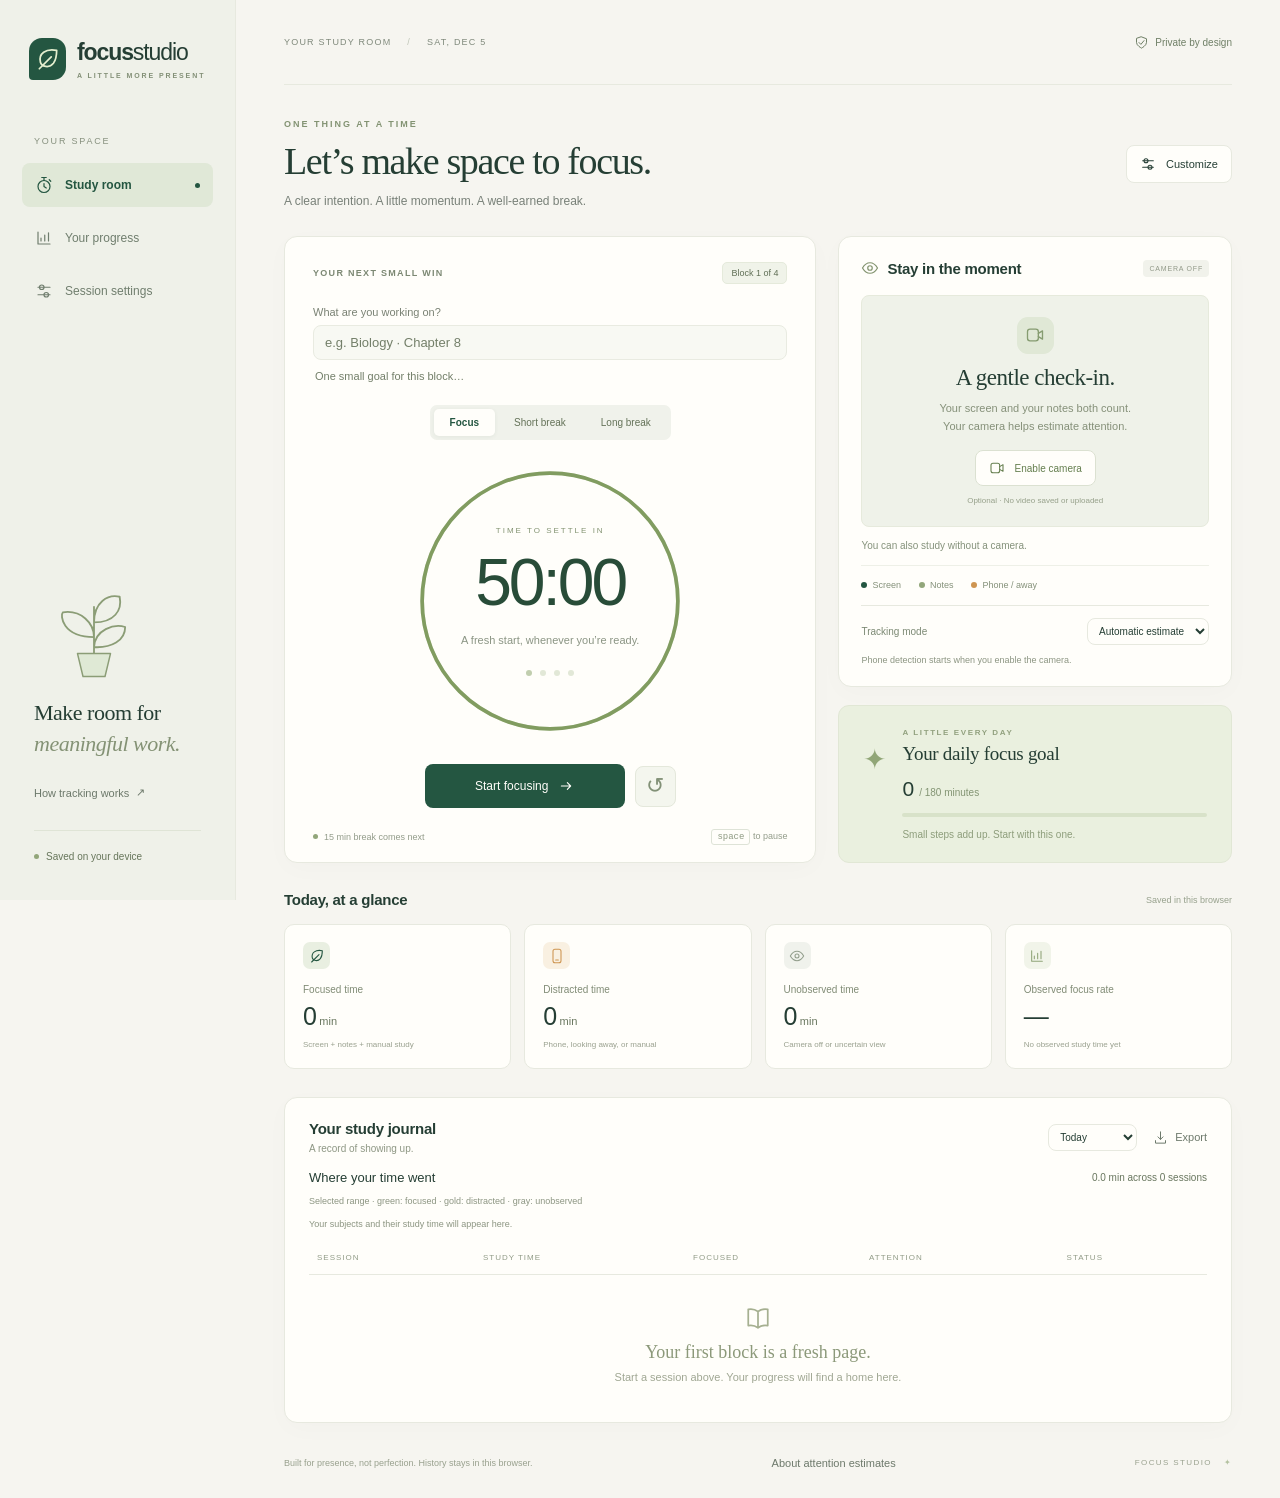
<file: index.html>
<!doctype html>
<html lang="en" data-focus-studio-version="pages-v1">
<head>
  <meta charset="utf-8"><meta name="viewport" content="width=device-width, initial-scale=1">
  <meta name="theme-color" content="#184e3d">
  <meta name="description" content="A calmer place to study. Intentional breaks, local camera attention estimates, and honest focus insights.">
  <title>Focus Studio · A little more present</title>
  <link rel="icon" href="data:image/svg+xml,%3Csvg%20xmlns%3D%22http%3A//www.w3.org/2000/svg%22%20viewBox%3D%220%200%2064%2064%22%3E%3Crect%20width%3D%2264%22%20height%3D%2264%22%20rx%3D%2218%22%20fill%3D%22%23184e3d%22/%3E%3Cpath%20d%3D%22M47%2016C25%2013%2013%2026%2019%2040c5%2010%2019%209%2025-3%204-8%203-16%203-21ZM16%2049l23-23%22%20fill%3D%22none%22%20stroke%3D%22%23dce8c6%22%20stroke-width%3D%223%22%20stroke-linecap%3D%22round%22/%3E%3C/svg%3E%0A" type="image/svg+xml">
  <style>:root{--paper:#f6f5f0;--card:#fffefa;--ink:#253e34;--muted:#788078;--green:#245641;--sage:#92a67a;--line:#e7e9df;--amber:#ce9551;--unknown:#c4c9c1;--shadow:0 6px 26px #263e3405;font-family:Inter,-apple-system,BlinkMacSystemFont,"Segoe UI",sans-serif;color:var(--ink);background:var(--paper);font-synthesis:none}*{box-sizing:border-box}body{margin:0;font-size:14px}button,input,select{font:inherit}button,a,input,select{-webkit-tap-highlight-color:transparent}button{cursor:pointer}button:disabled{cursor:wait;opacity:.55}button,a{touch-action:manipulation}a{color:inherit;text-decoration:none}button{color:inherit}button:focus-visible,a:focus-visible{outline:3px solid #92a67a;outline-offset:4px}svg{width:20px;height:20px;fill:none;stroke:currentColor;stroke-width:1.6;stroke-linecap:round;stroke-linejoin:round;flex-shrink:0}input,select{outline:none;border:1px solid var(--line);border-radius:8px;background:#fffefa;color:var(--ink)}input:focus,select:focus{border-color:var(--sage);box-shadow:0 0 0 3px #92a67a22}.icon-defs{position:absolute;width:0;height:0;overflow:hidden}[hidden]{display:none!important}.sidebar{width:236px;position:fixed;inset:0 auto 0 0;border-right:1px solid var(--line);background:#efF1e9;padding:38px 22px;display:flex;flex-direction:column}.brand{display:flex;align-items:center;gap:11px;padding:0 7px;font-size:23px;letter-spacing:-1.1px;font-weight:650}.brand-light{font-weight:380}.brand-mark{background:var(--green);width:37px;height:42px;border-radius:13px 13px 13px 4px;color:#e5efcf;display:grid;place-items:center}.brand-mark svg{width:26px;height:26px}.brand small{display:block;font-size:7px;letter-spacing:1.9px;margin-top:6px;font-weight:600;color:#839077}.sidebar-label{font-size:9px;letter-spacing:1.8px;color:#87917f;margin:56px 12px 17px}nav{display:grid;gap:9px}.nav-item{width:100%;border:0;background:transparent;display:flex;gap:12px;align-items:center;text-align:left;padding:13px 13px;border-radius:8px;font-size:12px;color:#707e6e}.nav-item:hover{background:#e5e9dd}.nav-item.active{background:#e0e8d7;color:var(--green);font-weight:600}.nav-item svg{width:18px;height:18px}.nav-dot{width:5px;height:5px;background:var(--green);border-radius:50%;margin-left:auto}.sidebar-bottom{margin-top:auto;padding:40px 12px 0}.plant{color:#8b9d76;width:110px;margin:0 0 16px 5px}.plant svg{width:100%;height:auto}.sidebar-bottom p{font-family:Georgia,serif;font-size:22px;line-height:1.4;letter-spacing:-.5px;margin:0 0 20px}.sidebar-bottom p em{font-weight:400;color:#849275}.text-button{border:0;background:none;display:inline-flex;align-items:center;gap:7px;font-size:11px;padding:6px 0;color:#6d796b}.text-button:hover{color:var(--green)}.text-button svg{width:15px;height:15px}.local-label{border-top:1px solid #dfe4d6;padding-top:20px;margin-top:25px;color:#95a08b;font-size:10px;display:flex;gap:7px;align-items:center}.local-label span{width:5px;height:5px;background:var(--sage);border-radius:50%}main{margin-left:236px;max-width:1610px;padding:0 48px 24px}.topbar{height:85px;display:flex;align-items:center;justify-content:space-between;border-bottom:1px solid var(--line);gap:12px}.breadcrumb{color:#7f897b;letter-spacing:1.2px;font-size:9px;display:flex;gap:16px;align-items:center}.breadcrumb>span:first-child{color:#bdc4b5}.privacy-tag{display:flex;align-items:center;gap:6px;font-size:10px;color:#6f7f66}.privacy-tag svg{width:15px;height:15px}.heading-row{display:flex;justify-content:space-between;align-items:center;margin:34px 0 28px;gap:20px}.eyebrow{font-size:9px;letter-spacing:2px;color:#839373;font-weight:600;margin-bottom:10px}h1{font:400 38px/1.16 Georgia,"Times New Roman",serif;letter-spacing:-1.35px;margin:0 0 11px}.heading-row p{margin:0;color:var(--muted);font-size:12px}.button{border:1px solid transparent;border-radius:8px;padding:11px 16px;display:inline-flex;gap:10px;justify-content:center;align-items:center;font-weight:500;font-size:12px;transition:background .15s,transform .15s}.button:hover{transform:translateY(-1px)}.button svg{width:16px;height:16px}.primary{background:var(--green);color:#fffefa}.primary:hover{background:#1b4534}.subtle{background:var(--card);border-color:var(--line);font-size:11px;padding:10px 13px}.card{background:var(--card);border:1px solid var(--line);border-radius:13px;box-shadow:var(--shadow)}.study-grid{display:grid;grid-template-columns:minmax(350px,1.15fr) minmax(310px,.85fr);gap:22px}.timer-card{padding:25px 28px 20px;display:flex;flex-direction:column;align-items:center;overflow:hidden}.timer-card-top{display:flex;align-items:center;justify-content:space-between;width:100%;gap:12px}.caps{font-size:9px;font-weight:600;letter-spacing:1.3px;color:#7c8873}.block-chip{background:#f0f3e9;border:1px solid #e5eadb;border-radius:5px;padding:5px 8px;font-size:9px;color:#7d8b70}.intention-fields{width:100%;margin:22px 0}.intention-fields label{display:block;font-size:11px;color:#7a8274;margin-bottom:7px}.intention-fields input{width:100%;padding:9px 11px;font-size:13px;border-color:#e9ebe1;background:#f8f9f3}.intention-fields #intention{background:transparent;border:0;box-shadow:none;padding:10px 2px 0;font-size:11px;color:#86917d}.intention-fields input::placeholder{color:#98a08f}.mode-tabs{display:flex;background:#f0f2eb;border-radius:7px;padding:4px;gap:3px}.mode-tabs button{border:0;background:transparent;padding:8px 16px;font-size:10px;border-radius:5px;color:#8a9480}.mode-tabs button.selected{background:#fffefa;box-shadow:0 1px 4px #243e3410;color:var(--green);font-weight:600}.timer-wrap{width:280px;height:280px;margin:21px 0 23px;position:relative;display:grid;place-items:center}.timer-ring{position:absolute;inset:0;width:100%;height:100%;transform:rotate(-90deg)}.timer-ring circle{fill:none;stroke-width:4}.ring-track{stroke:#e7eddc}.timer-ring .ring-progress{stroke:#819c60;stroke-linecap:round;stroke-dasharray:860.797;stroke-dashoffset:0;transition:stroke-dashoffset .3s linear}.timer-content{text-align:center;width:100%;padding:20px}.timer-overline{font-size:8px;letter-spacing:2px;color:#839372;display:block}.countdown{display:block;font-size:66px;font-weight:360;letter-spacing:-3px;line-height:1.45;font-variant-numeric:tabular-nums;color:#284c38}.timer-content>#timerCaption{font-size:10px;line-height:1.5;color:#8b9584;display:block;margin-top:1px}.cycle-dots{display:flex;gap:8px;justify-content:center;margin-top:22px}.cycle-dots span{width:6px;height:6px;background:#e2e8d7;border-radius:50%}.cycle-dots span.done{background:#789761}.cycle-dots span.current{background:#c1ceae}.timer-actions{display:flex;gap:10px;align-items:center}.timer-actions .primary{min-width:200px;padding:13px 20px}.icon-button{background:#f4f6ee;border:1px solid #e4e8db;width:41px;height:41px;border-radius:8px;font-size:22px;color:#829177}.finish-button{margin-top:11px;font-size:10px}.timer-foot{display:flex;justify-content:space-between;align-items:center;width:100%;padding-top:23px;margin-top:auto;color:#939c8a;font-size:9px;gap:12px}.timer-foot>span:first-child{display:flex;gap:6px;align-items:center}.tiny-dot{width:5px;height:5px;background:var(--sage);border-radius:50%;display:inline-block}kbd{font:9px inherit;border:1px solid #dee3d7;border-radius:3px;padding:2px 5px;color:#8d9981}.shortcut{white-space:nowrap}.right-stack{display:flex;flex-direction:column;gap:18px}.camera-card{padding:22px 22px 17px;flex:1}.card-heading{display:flex;justify-content:space-between;align-items:center;gap:10px;margin-bottom:18px}.card-heading>div{display:flex;align-items:center;gap:8px}.card-heading svg{width:18px;height:18px;color:#82936e}h2{font-size:15px;font-weight:550;letter-spacing:-.25px;margin:0}.badge{font-size:7px;letter-spacing:.8px;padding:5px 6px;background:#f1f2eb;color:#929989;border-radius:4px;white-space:nowrap}.badge.on{background:#e8efe0;color:#507040}.camera-view{aspect-ratio:1.5;min-height:216px;background:#eff2e9;border:1px solid #e6eadc;border-radius:8px;position:relative;overflow:hidden}.camera-view video{width:100%;height:100%;position:absolute;object-fit:cover;transform:scaleX(-1);display:none}.camera-view.active video{display:block}.camera-view canvas{position:absolute;inset:0;width:100%;height:100%;transform:scaleX(-1);pointer-events:none;object-fit:cover}.camera-empty{position:absolute;inset:0;display:flex;flex-direction:column;justify-content:center;align-items:center;text-align:center;padding:15px}.camera-icon{width:37px;height:37px;display:grid;place-items:center;background:#e0e8d6;border-radius:11px;color:#869c71;margin-bottom:11px}.camera-icon svg{width:20px;height:20px}.camera-empty h3{font:400 23px Georgia,serif;letter-spacing:-.5px;margin:0 0 8px}.camera-empty p{font-size:10px;line-height:1.7;color:#859079;margin:0 0 14px}.camera-enable{background:#fffefa;border-color:#dbe1d1;color:#647e4e;padding:9px 13px;font-size:10px}.camera-empty small{font-size:8px;color:#96a08a;margin-top:10px}.live-status{position:absolute;bottom:12px;left:12px;display:flex;align-items:center;gap:7px;background:#fffefaf0;border-radius:6px;font-size:10px;padding:8px 10px;max-width:90%}.camera-message{font-size:10px;line-height:1.6;color:#85927b;margin:11px 0;min-height:16px}.tracking-legend{display:flex;gap:18px;font-size:9px;color:#85917a;border-top:1px solid #eef0e7;padding-top:14px}.tracking-legend>span{display:flex;gap:5px;align-items:center}.dot{width:6px;height:6px;border-radius:50%;display:inline-block}.green{color:var(--green);background:#e9efe1}.dot.green{background:var(--green)}.sage{color:#90a478;background:#f1f4e9}.dot.sage{background:var(--sage)}.amber{color:var(--amber);background:#f9f0e1}.dot.amber{background:var(--amber)}.neutral{color:#929e8c;background:#f0f2ec}.camera-controls{display:flex;justify-content:space-between;padding-top:8px;gap:8px}.manual-row{display:flex;align-items:center;justify-content:space-between;gap:8px;margin:15px 0 8px;padding-top:12px;border-top:1px solid var(--line);font-size:10px;color:#7c8974}.manual-row select{font-size:10px;padding:6px 7px;max-width:65%}.small-note{font-size:9px;color:#8c9582;line-height:1.6}.goal-card{display:flex;gap:16px;border-radius:11px;border:1px solid #e1e7d5;background:#eaf0df;padding:22px 24px}.goal-symbol{font-size:28px;color:#91a677;margin-top:15px}.goal-card>div{flex:1}.goal-card .caps{font-size:7px;letter-spacing:1.6px;color:#92a17f}.goal-card h3{font:400 19px Georgia,serif;letter-spacing:-.3px;margin:6px 0 12px}.goal-numbers{display:flex;align-items:baseline;gap:5px;margin:8px 0 12px}.goal-numbers strong{font-size:21px;font-weight:500}.goal-numbers>span{font-size:10px;color:#839473}.goal-track{background:#d8e2c9;height:4px;border-radius:5px;overflow:hidden}.goal-track>div{height:100%;width:0;background:#8ba26f;border-radius:5px;transition:width .5s}.goal-card p{font-size:9px;color:#8d9d7b;margin:12px 0 0}.insights{margin:28px 0}.section-title{display:flex;align-items:center;justify-content:space-between;gap:14px;margin-bottom:16px}.section-title>span{font-size:9px;color:#97a18d}.section-title p{font-size:10px;color:#8e9784;margin:6px 0 0}.stats-grid{display:grid;grid-template-columns:repeat(4,1fr);gap:13px}.stat-card{background:var(--card);border:1px solid var(--line);border-radius:10px;padding:17px 18px;position:relative}.stat-icon{display:grid;place-items:center;width:27px;height:27px;border-radius:7px;margin-bottom:15px}.stat-icon svg{width:16px;height:16px}.stat-label{display:block;color:#818c76;font-size:10px;margin-bottom:7px}.stat-card strong{display:block;font-size:25px;font-weight:450;letter-spacing:-.7px;font-variant-numeric:tabular-nums}.stat-card strong span{font-size:11px;color:#929c87;letter-spacing:0}.stat-card small{display:block;margin-top:8px;font-size:8px;color:#9aa18f;line-height:1.5}.history{padding:22px 24px}.history-actions{display:flex;gap:16px;align-items:center}.history-actions select{padding:6px 7px;font-size:10px}.history table{width:100%;border-collapse:collapse;text-align:left}.history th{font-size:8px;letter-spacing:1px;color:#919b87;font-weight:500;border-bottom:1px solid var(--line);padding:12px 8px}.history td{padding:14px 8px;border-bottom:1px solid #eef0e7;font-size:11px;color:#65735b;vertical-align:middle}.history tr:last-child td{border-bottom:0}.history td:first-child strong{font-weight:500;display:block;max-width:260px;overflow:hidden;text-overflow:ellipsis}.history td small{display:block;color:#939d88;font-size:9px;margin-top:4px;max-width:260px;overflow:hidden;text-overflow:ellipsis}.attention-bar{height:5px;width:100%;min-width:90px;max-width:140px;background:#e8ecdf;display:flex;border-radius:5px;overflow:hidden;margin-bottom:5px}.attention-bar span:first-child{background:var(--sage)}.attention-bar span:nth-child(2){background:var(--amber)}.attention-bar span:last-child{background:var(--unknown)}.session-status{font-size:8px;background:#f0f3e9;padding:4px 7px;border-radius:4px;white-space:nowrap}.empty-history{text-align:center;padding:30px 20px 17px}.empty-history>svg{width:26px;height:26px;color:#a6b091;margin-bottom:8px}.empty-history h3{font:400 18px Georgia,serif;color:#8c997a;margin:0 0 8px}.empty-history p{font-size:10px;color:#a0a793;margin:0}footer{display:flex;justify-content:space-between;gap:12px;align-items:center;margin-top:28px;color:#99a18e;font-size:9px}footer>span:last-child{font-size:8px;letter-spacing:1.4px}.footer-star{color:#b3c1a0;margin-left:8px}.wide{width:100%;justify-content:center}.dialog-intro{color:#829075;line-height:1.7;font-size:12px;margin:18px 0 25px}dialog{border:1px solid var(--line);border-radius:16px;background:var(--card);color:var(--ink);padding:30px;max-width:510px;width:calc(100% - 36px);box-shadow:0 20px 80px #1c372c25;max-height:90dvh;overflow:auto}dialog::backdrop{background:#19372c65;backdrop-filter:blur(4px)}.dialog-header{display:flex;justify-content:space-between;align-items:start;gap:12px}.dialog-header h2{font:400 27px Georgia,serif;letter-spacing:-.5px}.close-dialog{background:none;border:0;font-size:24px;color:#97a18d;line-height:1;padding:0 2px}.form-grid{display:grid;grid-template-columns:1fr 1fr;gap:20px 16px;margin-bottom:22px}.form-grid label{font-size:11px;font-weight:500;display:block}.form-grid label>span{display:block;font-size:9px;color:#9aa28e;margin:4px 0 8px;font-weight:400}.form-grid input,.form-grid select{width:100%;padding:10px;font-size:12px}.switch-row{display:flex;justify-content:space-between;align-items:center;gap:20px;padding:16px 0;border-top:1px solid var(--line)}.switch-row strong{display:block;font-size:11px;font-weight:500}.switch-row small{display:block;font-size:10px;color:#8f9a82;line-height:1.6;max-width:320px;margin-top:4px}.switch-row input{width:18px;height:18px;accent-color:var(--green);flex-shrink:0}#settingsForm>.button{margin-top:16px}.calibration-steps{display:grid;gap:12px}.calibration-steps>div{display:flex;align-items:center;gap:14px;background:#f1f4e9;border:1px solid #e5eada;border-radius:9px;padding:16px}.calibration-steps>div>span:first-child{width:28px;height:28px;border-radius:50%;display:grid;place-items:center;border:1px solid #c8d3b5;color:#7f9368;font-size:11px}.calibration-steps h3{font-size:12px;font-weight:500;margin:0 0 5px}.calibration-steps p{font-size:10px;color:#8e9b7e;margin:0}.cal-check{margin-left:auto;color:#789361}.calibration-message{font-size:11px;color:#839473;line-height:1.6;margin:20px 0}.calibration-message.error{color:#b17b40}#calibrationDialog>.small-note{margin-top:18px}.help-content p{font-size:12px;line-height:1.8;color:#7e8b73;margin:18px 0}.help-content strong{font-weight:550;color:#48633d}.keyboard-help{padding-top:15px;border-top:1px solid var(--line)}.transition-stats{display:flex;gap:12px;margin-bottom:20px}.transition-stats>div{flex:1;padding:15px;background:#f1f4e9;border-radius:8px}.transition-stats strong{font-size:22px;display:block;font-weight:450}.transition-stats small{font-size:9px;color:#8e9b7e}.break-tip{display:flex;gap:10px;align-items:center;background:#eaf0df;border-radius:8px;padding:14px;font-size:11px;line-height:1.7;color:#82966d;margin:0 0 24px}#laterNext{margin-top:10px}.confirm-actions{display:flex;justify-content:flex-end;gap:10px}.toast{position:fixed;bottom:25px;left:calc(50% + 100px);transform:translateX(-50%);background:#274b39;color:#f3f6eb;border:1px solid #416347;box-shadow:0 6px 22px #1e362a20;border-radius:9px;padding:12px 20px;font-size:12px;max-width:90vw;z-index:20}.is-break .ring-progress{stroke:#c29d67}.is-break .countdown{color:#8a724d}.is-break .timer-overline{color:#aa9067}.is-break .mode-tabs button.selected{color:#9b7d4f}html{scroll-behavior:smooth;scroll-padding-top:20px}.history-table-wrap{overflow:auto}
@media(min-width:1500px){main{padding-left:65px;padding-right:65px}.timer-wrap{width:310px;height:310px}.camera-view{aspect-ratio:1.6}}
@media(max-width:1150px){.sidebar{width:196px;padding:32px 16px}.brand{font-size:20px;gap:8px}.brand-mark{width:32px;height:37px}.brand small{font-size:6px;letter-spacing:1.5px}main{margin-left:196px;padding:0 28px 22px}.study-grid{gap:16px;grid-template-columns:minmax(320px,1fr) minmax(285px,.9fr)}.timer-card{padding:22px 22px 18px}.camera-card{padding:19px 17px 15px}h1{font-size:33px}.stat-card{padding:15px 13px}.camera-view{aspect-ratio:1.3}.toast{left:calc(50% + 98px)}}
@media(max-width:940px){.sidebar{width:76px;padding:26px 13px}.brand{padding:0;justify-content:center}.brand>span:last-child,.sidebar-label,.sidebar-bottom{display:none}nav{margin-top:43px}.nav-item{font-size:0;justify-content:center;padding:14px 0}.nav-item svg{width:20px;height:20px}.nav-dot{display:none}main{margin-left:76px;padding:0 24px 22px}.topbar{height:67px}.heading-row{margin-top:29px}.heading-row p{font-size:11px}.study-grid{grid-template-columns:minmax(300px,1fr) minmax(280px,.9fr)}.mode-tabs button{padding:8px 12px}.stats-grid{gap:10px}.stat-card small{font-size:8px}.toast{left:calc(50% + 38px)}}
@media(max-width:740px){.sidebar{position:relative;inset:auto;width:auto;height:66px;flex-direction:row;padding:14px 20px;align-items:center;border-right:0;border-bottom:1px solid var(--line)}.brand{font-size:19px}.brand>span:last-child{display:block}.brand small{display:none}.brand-mark{height:32px;width:29px;border-radius:9px 9px 9px 3px}.brand-mark svg{width:22px;height:22px}nav{margin:0 0 0 auto;display:flex;gap:9px}.nav-item{width:36px;padding:9px;border-radius:6px}.nav-item svg{width:17px;height:17px}main{margin:0;padding:0 20px 20px}.topbar{height:54px}.breadcrumb{font-size:8px;gap:10px}.privacy-tag{font-size:9px}.privacy-tag svg{width:13px;height:13px}.heading-row{margin:26px 0 22px;align-items:start}.heading-row .button{font-size:0;padding:10px}.heading-row .button svg{width:16px;height:16px}.heading-row h1{font-size:31px;max-width:340px}.heading-row p{line-height:1.7;max-width:300px;font-size:11px}.study-grid{grid-template-columns:1fr;gap:17px}.timer-card{padding:22px 24px}.timer-wrap{width:280px;height:280px;margin:24px 0}.camera-view{aspect-ratio:1.65;min-height:210px}.right-stack{gap:15px}.camera-card{padding:22px}.goal-card{padding:20px 24px}.stats-grid{grid-template-columns:1fr 1fr;gap:10px}.stat-card{padding:18px}.stat-card small{font-size:9px}.history{padding:20px 17px}.history td,.history th{white-space:nowrap}.history td:first-child{min-width:135px}.history td:first-child strong,.history td small{max-width:170px}.section-title>span{font-size:8px}.history-actions{gap:10px}footer{font-size:8px;flex-wrap:wrap}footer .text-button{font-size:9px}.toast{left:50%;min-width:240px;text-align:center}.shortcut{font-size:8px}}
@media(prefers-reduced-motion:reduce){*{scroll-behavior:auto!important;transition:none!important}.button:hover{transform:none}}
+
+/* Keep supporting text legible on the warm, light surfaces. */
+.caps,.eyebrow,.sidebar-label,.breadcrumb,.timer-overline,.timer-content>#timerCaption,.camera-message,.camera-empty p,.camera-empty small,.tracking-legend,.manual-row,.small-note,.stat-label,.stat-card small,.section-title>span,.history th,.history td small,.empty-history p,.timer-foot,.goal-card .caps,.goal-card p,.goal-numbers>span,.form-grid label>span,.dialog-intro,.switch-row small,.calibration-steps p,.calibration-message,.help-content p,footer{color:#68765e}
+.stat-card small,.small-note,.timer-foot,.history th,.tracking-legend,.camera-empty small{font-size:10px}
+.badge{color:#617057}.block-chip{color:#617057}.intention-fields input::placeholder{color:#737f69}.intention-fields #intention{color:#68765e}.mode-tabs button{color:#647258}.goal-card .caps{font-size:8px}.goal-card p{font-size:10px}.camera-empty p{font-size:11px}.empty-history p{font-size:11px}.timer-content>#timerCaption{font-size:11px}.sidebar-bottom .local-label{color:#67765b}.stat-card strong span{color:#68765e}.badge.on{color:#507040}
+EOF
.task-progress-section{border-top:1px solid var(--line);border-bottom:1px solid var(--line);padding:20px 0;margin-bottom:10px}.task-progress-heading{display:flex;align-items:center;justify-content:space-between;gap:12px}.task-progress-heading h3{font-size:13px;font-weight:500;margin:0}.task-progress-heading>span{font-size:10px;color:#68765e}.task-progress-row{display:grid;grid-template-columns:minmax(100px,160px) minmax(60px,1fr) 70px;gap:15px;align-items:center;margin-top:15px}.task-progress-name{overflow:hidden;white-space:nowrap;text-overflow:ellipsis;font-size:11px;color:#536849}.task-progress-time{text-align:right;font-size:10px;color:#68765e;font-variant-numeric:tabular-nums}.task-progress-track{height:8px;border-radius:4px;overflow:hidden;background:#eff2e9;display:flex}.task-progress-track span:nth-child(1){background:var(--sage)}.task-progress-track span:nth-child(2){background:var(--amber)}.task-progress-track span:nth-child(3){background:var(--unknown)}@media(max-width:500px){.task-progress-heading{align-items:start;flex-direction:column;gap:7px}.task-progress-row{grid-template-columns:95px minmax(45px,1fr) 55px;gap:8px}.task-progress-section>.small-note{font-size:9px}.task-progress-time{font-size:9px}}
</style>
</head>
<body>
<svg class="icon-defs" aria-hidden="true"><defs>
  <symbol id="leaf" viewBox="0 0 24 24"><path d="M20 4C10 2 3 7 5 15c1 4 8 6 12 1 3-4 3-8 3-12Z"/><path d="M4 21 15 10"/></symbol>
  <symbol id="timer" viewBox="0 0 24 24"><circle cx="12" cy="14" r="8"/><path d="M9 2h6m-3 4V2m0 8v4l3 2m4-11 2 2"/></symbol>
  <symbol id="chart" viewBox="0 0 24 24"><path d="M4 4v16h16M8 16v-4m5 4V8m5 8V5"/></symbol>
  <symbol id="settings" viewBox="0 0 24 24"><path d="M4 7h16M4 17h16"/><circle cx="9" cy="7" r="3"/><circle cx="15" cy="17" r="3"/></symbol>
  <symbol id="camera" viewBox="0 0 24 24"><rect x="3" y="5" width="13" height="14" rx="3"/><path d="m16 10 5-3v10l-5-3"/></symbol>
  <symbol id="shield" viewBox="0 0 24 24"><path d="m12 3 8 3v6c0 5-8 9-8 9S4 17 4 12V6Z"/><path d="m8 12 3 3 5-6"/></symbol>
  <symbol id="arrow" viewBox="0 0 24 24"><path d="M5 12h14m-5-5 5 5-5 5"/></symbol>
  <symbol id="check" viewBox="0 0 24 24"><path d="m5 12 4 4L19 6"/></symbol>
  <symbol id="book" viewBox="0 0 24 24"><path d="M12 6C8 3 3 4 3 4v15s5-1 9 2c4-3 9-2 9-2V4s-5-1-9 2Zm0 0v15"/></symbol>
  <symbol id="phone" viewBox="0 0 24 24"><rect x="6" y="2" width="12" height="20" rx="3"/><path d="M10 18h4"/></symbol>
  <symbol id="eye" viewBox="0 0 24 24"><path d="M2 12s4-7 10-7 10 7 10 7-4 7-10 7S2 12 2 12Z"/><circle cx="12" cy="12" r="3"/></symbol>
  <symbol id="download" viewBox="0 0 24 24"><path d="M12 3v12m-4-4 4 4 4-4M4 17v4h16v-4"/></symbol>
</defs></svg>
<aside class="sidebar">
  <a href="#" class="brand"><span class="brand-mark"><svg><use href="#leaf"/></svg></span><span>focus<span class="brand-light">studio</span><small>A LITTLE MORE PRESENT</small></span></a>
  <div class="sidebar-label">YOUR SPACE</div>
  <nav aria-label="Main navigation">
    <a href="#workspace" class="nav-item active"><svg><use href="#timer"/></svg>Study room<span class="nav-dot"></span></a>
    <a href="#insights" class="nav-item"><svg><use href="#chart"/></svg>Your progress</a>
    <button class="nav-item" id="openSettings"><svg><use href="#settings"/></svg>Session settings</button>
  </nav>
  <div class="sidebar-bottom"><div class="plant" aria-hidden="true"><svg viewBox="0 0 120 105"><path d="M60 77V26M60 59C25 59 23 35 26 32c20-3 34 12 34 27Zm0-16c0-22 15-31 28-28 3 15-6 28-28 28Zm0 27c1-19 22-26 34-22 0 15-15 23-34 22Z" fill="none" stroke="currentColor" stroke-width="2"/><path d="M42 77h36l-6 25H48Z" fill="#dfe9d5"/></svg></div><p>Make room for<br><em>meaningful work.</em></p><button class="text-button" id="openHelp">How tracking works <span>↗</span></button><div class="local-label"><span></span> Saved on your device</div></div>
</aside>
<main id="workspace">
  <header class="topbar"><span class="breadcrumb">YOUR STUDY ROOM <span>/</span> <span id="todayLabel"></span></span><span class="privacy-tag"><svg><use href="#shield"/></svg>Private by design</span></header>
  <div class="heading-row"><div><div class="eyebrow">ONE THING AT A TIME</div><h1>Let’s make space to focus.</h1><p>A clear intention. A little momentum. A well-earned break.</p></div><button class="button subtle" id="topSettings"><svg><use href="#settings"/></svg> Customize</button></div>

  <section class="study-grid" aria-label="Study workspace">
    <div class="timer-card card">
      <div class="timer-card-top"><span class="caps">YOUR NEXT SMALL WIN</span><span class="block-chip" id="blockLabel">Block 1 of 4</span></div>
      <div class="intention-fields"><label for="subject">What are you working on?</label><input id="subject" list="taskSuggestions" maxlength="100" placeholder="e.g. Biology · Chapter 8" autocomplete="off"><datalist id="taskSuggestions"></datalist><input id="intention" maxlength="300" placeholder="One small goal for this block…" aria-label="Goal for this study block"></div>
      <div class="mode-tabs" role="group" aria-label="Timer mode"><button data-mode="study" class="selected" aria-pressed="true">Focus</button><button data-mode="shortBreak" aria-pressed="false">Short break</button><button data-mode="longBreak" aria-pressed="false">Long break</button></div>
      <div class="timer-wrap"><svg class="timer-ring" viewBox="0 0 300 300" aria-hidden="true"><circle class="ring-track" cx="150" cy="150" r="137"/><circle id="ringProgress" class="ring-progress" cx="150" cy="150" r="137"/></svg><div class="timer-content"><span class="timer-overline" id="timerOverline">TIME TO SETTLE IN</span><span id="countdown" class="countdown" role="timer" aria-label="50 minutes remaining">50:00</span><span id="timerCaption">A fresh start, whenever you’re ready.</span><div class="cycle-dots" id="cycleDots" aria-label="0 study blocks completed"></div></div></div>
      <div class="timer-actions"><button class="button primary" id="startPause">Start focusing <svg><use href="#arrow"/></svg></button><button class="icon-button" id="resetTimer" aria-label="Reset timer" title="Reset timer">↺</button></div>
      <button id="endSession" class="text-button finish-button" hidden>Finish this block early</button>
      <div class="timer-foot"><span><span class="tiny-dot"></span><span id="nextBreak">15 min break comes next</span></span><span class="shortcut"><kbd>space</kbd> to pause</span></div>
    </div>

    <div class="right-stack">
      <section class="camera-card card" aria-label="Attention tracking"><div class="card-heading"><div><svg><use href="#eye"/></svg><h2>Stay in the moment</h2></div><span class="badge" id="cameraBadge">CAMERA OFF</span></div>
        <div class="camera-view" id="cameraView"><video id="video" autoplay muted playsinline aria-label="Local camera preview"></video><canvas id="overlay" aria-hidden="true"></canvas><div class="camera-empty" id="cameraEmpty"><span class="camera-icon"><svg><use href="#camera"/></svg></span><h3>A gentle check-in.</h3><p>Your screen and your notes both count.<br>Your camera helps estimate attention.</p><button class="button camera-enable" id="enableCamera"><svg><use href="#camera"/></svg> Enable camera</button><small>Optional · No video saved or uploaded</small></div><span id="liveStatus" class="live-status" hidden><span class="tiny-dot"></span><span id="liveStatusText">Getting ready</span></span></div>
        <div id="cameraMessage" class="camera-message" role="status">You can also study without a camera.</div>
        <div class="tracking-legend"><span><span class="dot green"></span>Screen</span><span><span class="dot sage"></span>Notes</span><span><span class="dot amber"></span>Phone / away</span></div>
        <div class="camera-controls" id="cameraControls" hidden><button class="text-button" id="calibrateCamera">Calibrate viewing positions</button><button class="text-button" id="disableCamera">Turn off</button></div>
        <div class="manual-row"><label for="trackingMode">Tracking mode</label><select id="trackingMode"><option value="auto">Automatic estimate</option><option value="focus">Manual: studying</option><option value="distracted">Manual: distracted</option></select></div>
        <div id="phoneModelStatus" class="small-note">Phone detection starts when you enable the camera.</div>
      </section>
      <section class="goal-card"><span class="goal-symbol" aria-hidden="true">✦</span><div><div class="caps">A LITTLE EVERY DAY</div><h3>Your daily focus goal</h3><div class="goal-numbers"><strong id="goalMinutes">0</strong><span> / <span id="goalTarget">180</span> minutes</span></div><div class="goal-track"><div id="goalProgress"></div></div><p id="goalMessage">Small steps add up. Start with this one.</p></div></section>
    </div>
  </section>

  <section id="insights" class="insights"><div class="section-title"><h2>Today, at a glance</h2><span id="saveStatus" role="status">Saved in this browser</span></div><div class="stats-grid"><article class="stat-card"><span class="stat-icon green"><svg><use href="#leaf"/></svg></span><span class="stat-label">Focused time</span><strong id="focusedStat">0<span> min</span></strong><small>Screen + notes + manual study</small></article><article class="stat-card"><span class="stat-icon amber"><svg><use href="#phone"/></svg></span><span class="stat-label">Distracted time</span><strong id="distractedStat">0<span> min</span></strong><small>Phone, looking away, or manual</small></article><article class="stat-card"><span class="stat-icon neutral"><svg><use href="#eye"/></svg></span><span class="stat-label">Unobserved time</span><strong id="unknownStat">0<span> min</span></strong><small>Camera off or uncertain view</small></article><article class="stat-card"><span class="stat-icon sage"><svg><use href="#chart"/></svg></span><span class="stat-label">Observed focus rate</span><strong id="rateStat">—</strong><small id="coverageLabel">No observed study time yet</small></article></div></section>

  <section class="history card"><div class="section-title"><div><h2>Your study journal</h2><p>A record of showing up.</p></div><div class="history-actions"><select id="historyFilter" aria-label="Filter study journal"><option value="today">Today</option><option value="7">7 days</option><option value="30">30 days</option><option value="all">All sessions</option></select><a href="#" class="text-button" id="exportCsv"><svg><use href="#download"/></svg> Export</a></div></div><div class="task-progress-section"><div class="task-progress-heading"><h3>Where your time went</h3><span id="rangeTotal"></span></div><p class="small-note">Selected range · green: focused · gold: distracted · gray: unobserved</p><div id="taskProgress"></div></div><div class="history-table-wrap"><table><thead><tr><th>SESSION</th><th>STUDY TIME</th><th>FOCUSED</th><th>ATTENTION</th><th>STATUS</th></tr></thead><tbody id="historyBody"></tbody></table></div><div class="empty-history" id="emptyHistory"><svg><use href="#book"/></svg><h3>Your first block is a fresh page.</h3><p>Start a session above. Your progress will find a home here.</p></div></section>
  <footer><span>Built for presence, not perfection. History stays in this browser.</span><button class="text-button" id="footerHelp">About attention estimates</button><span>FOCUS STUDIO <span class="footer-star">✦</span></span></footer>
</main>

<dialog id="settingsDialog"><form id="settingsForm"><div class="dialog-header"><div><div class="eyebrow">MAKE IT YOURS</div><h2>Your study rhythm</h2></div><button type="button" class="close-dialog" aria-label="Close settings">×</button></div><p class="dialog-intro">A sustainable pace beats a perfect plan. Changes apply to the next block.</p><div class="form-grid"><label>Study block <span>minutes</span><input name="study" type="number" min="1" max="180" required></label><label>Short break <span>minutes</span><input name="shortBreak" type="number" min="1" max="60" required></label><label>Long break <span>minutes</span><select name="longBreak"><option value="30">30 minutes</option><option value="60">1 hour</option></select></label><label>Long break after <span>study blocks</span><input name="longEvery" type="number" min="1" max="12" required></label><label>Daily focus goal <span>minutes</span><input name="goal" type="number" min="1" max="720" required></label><label>Viewing tolerance <span>lower = stricter</span><select name="sensitivity"><option value="0.8">Strict</option><option value="1">Balanced</option><option value="1.3">Relaxed</option></select></label></div><label class="switch-row"><span><strong>End-of-block sound</strong><small>A soft chime when it’s time to switch.</small></span><input name="sound" type="checkbox" role="switch"></label><label class="switch-row"><span><strong>Visible phone detection</strong><small>A visible phone counts as distracted. Move unused phones out of view.</small></span><input name="phoneTracking" type="checkbox" role="switch"></label><button class="button primary wide" type="submit">Save my rhythm <svg><use href="#check"/></svg></button><button type="button" class="text-button wide" id="resetCycle">Restart break cycle from block 1</button></form></dialog>
<dialog id="calibrationDialog"><div class="dialog-header"><div><div class="eyebrow">TWO PLACES TO FOCUS</div><h2>Find your viewing positions</h2></div><button class="close-dialog" aria-label="Close calibration">×</button></div><p class="dialog-intro">Keep your laptop and notes where you normally study. Use good lighting. Recalibrate whenever you move your camera.</p><div class="calibration-steps"><div id="screenStep"><span>1</span><div><h3>Look at your screen</h3><p>Read the center of this window naturally.</p></div><span class="cal-check" id="screenCheck"></span></div><div id="notesStep"><span>2</span><div><h3>Look at your paper notes</h3><p>Place them on your desk, with your face visible.</p></div><span class="cal-check" id="notesCheck"></span></div></div><p id="calibrationMessage" class="calibration-message" role="status">We’ll sample each position for 3 seconds.</p><button class="button primary wide" id="captureCalibration">Capture screen position <svg><use href="#eye"/></svg></button><p class="small-note">This learns viewing positions, not the content of your notes. If your face disappears while reading, use “Manual: studying.”</p></dialog>
<dialog id="transitionDialog"><div class="dialog-header"><div><div class="eyebrow" id="transitionEyebrow">A MOMENT TO RESET</div><h2 id="transitionTitle">That’s a block in the books.</h2></div><button class="close-dialog" aria-label="Close session summary">×</button></div><p id="transitionMessage" class="dialog-intro"></p><div id="transitionStats" class="transition-stats"></div><div class="break-tip"><svg><use href="#leaf"/></svg><span id="breakTip">Stand up, get some water, and give your eyes a different view.</span></div><button class="button primary wide" id="startNext">Start my break <svg><use href="#arrow"/></svg></button><button class="text-button wide" id="laterNext">I’ll start when I’m ready</button></dialog>
<dialog id="helpDialog"><div class="dialog-header"><div><div class="eyebrow">HONEST BY DESIGN</div><h2>A guide, not a grade.</h2></div><button class="close-dialog" aria-label="Close attention guide">×</button></div><div class="help-content"><p>Focus Studio estimates attention from <strong>eye position and head direction</strong>. It compares your current view with your calibrated screen and notes positions. It cannot measure comprehension or prove that you’re studying.</p><p><strong>Focused:</strong> your face matches a calibrated viewing position, or you choose manual studying. <strong>Distracted:</strong> a phone is visible, your view stays outside both positions, or you choose manual distracted. <strong>Unobserved:</strong> the camera is off, the view is uncertain, this tab is hidden, or the computer sleeps.</p><p>A webcam cannot reliably distinguish reading notes from a phone held out of view. Glasses, lighting, posture, and camera angle affect accuracy. Brief blinks and glances are smoothed. Tune the viewing tolerance or use manual tracking when needed.</p><p><strong>Observed focus rate</strong> is focused ÷ (focused + distracted). Coverage tells you how much study time was observed. Breaks and pauses never count as study time.</p><p>Your camera is optional and starts only when you enable it. Images are processed in your browser; your study totals stay in this browser. Video and audio are never recorded. Model libraries download from jsDelivr and Google when first enabled; internet is required for camera models. If your browser blocks the models, manual tracking still works.</p><p>This app has no accounts. Anyone using this browser profile can see its saved journal. Your journal and calibration stay in this browser. They do not sync between devices. Export your journal before clearing browser data.</p><p class="keyboard-help"><kbd>Space</kbd> start / pause · <kbd>F</kbd> manual study · <kbd>D</kbd> manual distracted · <kbd>A</kbd> automatic</p></div></dialog>
<dialog id="confirmDialog"><div class="dialog-header"><h2 id="confirmTitle">Finish this block?</h2><button class="close-dialog" aria-label="Cancel">×</button></div><p id="confirmMessage" class="dialog-intro"></p><div class="confirm-actions"><button id="confirmCancel" class="button subtle">Keep studying</button><button id="confirmAction" class="button primary">Finish & save</button></div></dialog>
<div id="toast" class="toast" role="status" hidden></div>
<script>
(() => {
'use strict';
const FACE_WORKER_SOURCE = "// Pure timing and attention logic, shared with the camera worker and tests.\nconst STATES = ['focus', 'distracted', 'unknown'];\nfunction sessionsInRange(records, range, today) {\n  if (range === 'all') return records;\n  const days = range === 'today' ? 1 : Number(range);\n  if (![1, 7, 30].includes(days)) return [];\n  // Subtract calendar days in UTC to keep daylight-saving changes out of the date math.\n  const cutoff = new Date(`${today}T00:00:00Z`);\n  cutoff.setUTCDate(cutoff.getUTCDate() - days + 1);\n  const start = cutoff.toISOString().slice(0, 10);\n  return records.filter(s => s.local_day >= start && s.local_day <= today);\n}\n\nfunction taskTotals(records) {\n  const totals = new Map();\n  for (const s of records) {\n    const entry = totals.get(s.subject) || { subject: s.subject, duration: 0, focused: 0, distracted: 0, unknown: 0, sessions: 0 };\n    for (const key of ['duration', 'focused', 'distracted', 'unknown']) entry[key] += s[key];\n    entry.sessions++;\n    totals.set(s.subject, entry);\n  }\n  return [...totals.values()].sort((a, b) => b.duration - a.duration);\n}\nclass StudyClock {\n  constructor(seconds, restored = null) {\n    this.planned = seconds;\n    this.elapsed = 0;\n    this.running = false;\n    this.lastTick = null;\n    this.totals = { focus: 0, distracted: 0, unknown: 0, manual: 0 };\n    if (restored) {\n      this.planned = restored.planned;\n      this.elapsed = restored.elapsed;\n      this.totals = { ...restored.totals };\n    }\n  }\n  get remaining() { return Math.max(0, this.planned - this.elapsed); }\n  start(now) { if (!this.remaining) return; this.running = true; this.lastTick = now; }\n  tick(now, attention = 'unknown', manual = false) {\n    if (!this.running) return false;\n    const gap = Math.max(0, (now - this.lastTick) / 1000);\n    this.lastTick = now;\n    const delta = Math.min(gap, this.remaining);\n    // Sleeping / background-throttled intervals cannot be reliably observed.\n    const state = gap > 3 || !STATES.includes(attention) ? 'unknown' : attention;\n    this.totals[state] += delta;\n    if (manual && state !== 'unknown') this.totals.manual += delta;\n    this.elapsed += delta;\n    if (this.remaining <= .00001) {\n      this.elapsed = this.planned;\n      this.running = false;\n      return true;\n    }\n    return false;\n  }\n  pause(now, attention, manual) { const ended = this.tick(now, attention, manual); this.running = false; return ended; }\n  snapshot() { return { planned: this.planned, elapsed: this.elapsed, totals: { ...this.totals } }; }\n}\n\nconst distance = (a, b) => Math.hypot(a.x - b.x, a.y - b.y);\nfunction faceFeatures(points) {\n  if (!points || points.length < 478) return null;\n  if (distance(points[234], points[454]) < .10) return null;\n  const eye = (a, b, upper, lower, iris) => {\n    const p = points[a], q = points[b], i = points[iris];\n    const width = distance(p, q);\n    const dx = (q.x - p.x) / width, dy = (q.y - p.y) / width;\n    const cx = (p.x + q.x) / 2, cy = (p.y + q.y) / 2;\n    return { x: ((i.x - cx) * dx + (i.y - cy) * dy) / width,\n      y: (-(i.x - cx) * dy + (i.y - cy) * dx) / width,\n      open: distance(points[upper], points[lower]) / width, center: { x: cx, y: cy } };\n  };\n  const l = eye(33, 133, 159, 145, 468), r = eye(362, 263, 386, 374, 473);\n  const eyeWidth = distance(l.center, r.center);\n  const mx = (l.center.x + r.center.x) / 2, my = (l.center.y + r.center.y) / 2;\n  const dx = (r.center.x - l.center.x) / eyeWidth, dy = (r.center.y - l.center.y) / eyeWidth;\n  const nose = points[1];\n  const yaw = ((nose.x - mx) * dx + (nose.y - my) * dy) / eyeWidth;\n  const pitch = (-(nose.x - mx) * dy + (nose.y - my) * dx) / distance(points[10], points[152]);\n  const vector = [(l.x + r.x) / 2, (l.y + r.y) / 2, yaw, pitch];\n  if (vector.some(x => !Number.isFinite(x))) return null;\n  return { vector, eyesOpen: (l.open + r.open) / 2 > .10 };\n}\n\nfunction profileFromSamples(samples) {\n  if (samples.length < 10) throw new Error('Keep your face visible for the whole capture, then try again.');\n  const mean = samples[0].map((_, i) => samples.reduce((sum, s) => sum + s[i], 0) / samples.length);\n  const deviation = mean.map((m, i) => Math.sqrt(samples.reduce((sum, s) => sum + (s[i] - m) ** 2, 0) / samples.length));\n  if (deviation.some((v, i) => v > [ .1, .08, .15, .09 ][i])) {\n    throw new Error('Your viewing position moved too much. Settle into one position and try again.');\n  }\n  return { mean, deviation };\n}\n\nfunction classifyView(feature, profiles, sensitivity = 1) {\n  if (!feature || !feature.eyesOpen || !profiles?.screen) return { state: 'unknown', reason: 'Uncertain view' };\n  const base = [.12, .075, .16, .085];\n  let best = null;\n  for (const [name, profile] of Object.entries(profiles)) {\n    if (!['screen', 'notes'].includes(name) || !Array.isArray(profile?.mean) || profile.mean.length !== 4) continue;\n    const score = Math.sqrt(feature.vector.reduce((sum, x, i) => {\n      const tolerance = Math.max(base[i], (profile.deviation?.[i] || 0) * 3) * sensitivity;\n      return sum + ((x - profile.mean[i]) / tolerance) ** 2;\n    }, 0) / 4);\n    if (!best || score < best.score) best = { name, score };\n  }\n  if (!best) return { state: 'unknown', reason: 'Calibrate first' };\n  return best.score <= 1 ? { state: 'focus', reason: best.name === 'screen' ? 'Screen focus' : 'Notes focus' }\n    : { state: 'distracted', reason: 'Looking away (estimate)' };\n}\n\n// MediaPipe's WASM loader uses importScripts, so this must be a classic worker.\nlet model = null;\nself.onmessage = async ({ data }) => {\n  if (data.type === 'init') {\n    try {\n      const { FaceLandmarker, FilesetResolver } = await import('https://cdn.jsdelivr.net/npm/@mediapipe/tasks-vision@0.10.21/vision_bundle.mjs');\n      const files = await FilesetResolver.forVisionTasks('https://cdn.jsdelivr.net/npm/@mediapipe/tasks-vision@0.10.21/wasm');\n      model = await FaceLandmarker.createFromOptions(files, {\n        baseOptions: { modelAssetPath: 'https://storage.googleapis.com/mediapipe-models/face_landmarker/face_landmarker/float16/1/face_landmarker.task', delegate: 'CPU' },\n        runningMode: 'VIDEO', numFaces: 2, minFaceDetectionConfidence: .65,\n        minFacePresenceConfidence: .65, minTrackingConfidence: .65\n      });\n      self.postMessage({ type: 'ready' });\n    } catch (error) { self.postMessage({ type: 'error', message: error.message }); }\n  }\n  if (data.type === 'frame') {\n    try {\n      const result = model.detectForVideo(data.frame, data.timestamp);\n      const faces = result.faceLandmarks;\n      self.postMessage({ type: 'result', feature: faces.length === 1 ? faceFeatures(faces[0]) : null,\n        faceCount: faces.length });\n    } catch (error) { self.postMessage({ type: 'error', message: error.message }); }\n    finally { data.frame.close(); }\n  }\n};\n";
const FACE_WORKER_URL = URL.createObjectURL(new Blob([FACE_WORKER_SOURCE], {type:'text/javascript'}));

// Pure timing and attention logic, shared with the camera worker and tests.
const STATES = ['focus', 'distracted', 'unknown'];
function sessionsInRange(records, range, today) {
  if (range === 'all') return records;
  const days = range === 'today' ? 1 : Number(range);
  if (![1, 7, 30].includes(days)) return [];
  // Subtract calendar days in UTC to keep daylight-saving changes out of the date math.
  const cutoff = new Date(`${today}T00:00:00Z`);
  cutoff.setUTCDate(cutoff.getUTCDate() - days + 1);
  const start = cutoff.toISOString().slice(0, 10);
  return records.filter(s => s.local_day >= start && s.local_day <= today);
}

function taskTotals(records) {
  const totals = new Map();
  for (const s of records) {
    const entry = totals.get(s.subject) || { subject: s.subject, duration: 0, focused: 0, distracted: 0, unknown: 0, sessions: 0 };
    for (const key of ['duration', 'focused', 'distracted', 'unknown']) entry[key] += s[key];
    entry.sessions++;
    totals.set(s.subject, entry);
  }
  return [...totals.values()].sort((a, b) => b.duration - a.duration);
}
class StudyClock {
  constructor(seconds, restored = null) {
    this.planned = seconds;
    this.elapsed = 0;
    this.running = false;
    this.lastTick = null;
    this.totals = { focus: 0, distracted: 0, unknown: 0, manual: 0 };
    if (restored) {
      this.planned = restored.planned;
      this.elapsed = restored.elapsed;
      this.totals = { ...restored.totals };
    }
  }
  get remaining() { return Math.max(0, this.planned - this.elapsed); }
  start(now) { if (!this.remaining) return; this.running = true; this.lastTick = now; }
  tick(now, attention = 'unknown', manual = false) {
    if (!this.running) return false;
    const gap = Math.max(0, (now - this.lastTick) / 1000);
    this.lastTick = now;
    const delta = Math.min(gap, this.remaining);
    // Sleeping / background-throttled intervals cannot be reliably observed.
    const state = gap > 3 || !STATES.includes(attention) ? 'unknown' : attention;
    this.totals[state] += delta;
    if (manual && state !== 'unknown') this.totals.manual += delta;
    this.elapsed += delta;
    if (this.remaining <= .00001) {
      this.elapsed = this.planned;
      this.running = false;
      return true;
    }
    return false;
  }
  pause(now, attention, manual) { const ended = this.tick(now, attention, manual); this.running = false; return ended; }
  snapshot() { return { planned: this.planned, elapsed: this.elapsed, totals: { ...this.totals } }; }
}

const distance = (a, b) => Math.hypot(a.x - b.x, a.y - b.y);
function faceFeatures(points) {
  if (!points || points.length < 478) return null;
  if (distance(points[234], points[454]) < .10) return null;
  const eye = (a, b, upper, lower, iris) => {
    const p = points[a], q = points[b], i = points[iris];
    const width = distance(p, q);
    const dx = (q.x - p.x) / width, dy = (q.y - p.y) / width;
    const cx = (p.x + q.x) / 2, cy = (p.y + q.y) / 2;
    return { x: ((i.x - cx) * dx + (i.y - cy) * dy) / width,
      y: (-(i.x - cx) * dy + (i.y - cy) * dx) / width,
      open: distance(points[upper], points[lower]) / width, center: { x: cx, y: cy } };
  };
  const l = eye(33, 133, 159, 145, 468), r = eye(362, 263, 386, 374, 473);
  const eyeWidth = distance(l.center, r.center);
  const mx = (l.center.x + r.center.x) / 2, my = (l.center.y + r.center.y) / 2;
  const dx = (r.center.x - l.center.x) / eyeWidth, dy = (r.center.y - l.center.y) / eyeWidth;
  const nose = points[1];
  const yaw = ((nose.x - mx) * dx + (nose.y - my) * dy) / eyeWidth;
  const pitch = (-(nose.x - mx) * dy + (nose.y - my) * dx) / distance(points[10], points[152]);
  const vector = [(l.x + r.x) / 2, (l.y + r.y) / 2, yaw, pitch];
  if (vector.some(x => !Number.isFinite(x))) return null;
  return { vector, eyesOpen: (l.open + r.open) / 2 > .10 };
}

function profileFromSamples(samples) {
  if (samples.length < 10) throw new Error('Keep your face visible for the whole capture, then try again.');
  const mean = samples[0].map((_, i) => samples.reduce((sum, s) => sum + s[i], 0) / samples.length);
  const deviation = mean.map((m, i) => Math.sqrt(samples.reduce((sum, s) => sum + (s[i] - m) ** 2, 0) / samples.length));
  if (deviation.some((v, i) => v > [ .1, .08, .15, .09 ][i])) {
    throw new Error('Your viewing position moved too much. Settle into one position and try again.');
  }
  return { mean, deviation };
}

function classifyView(feature, profiles, sensitivity = 1) {
  if (!feature || !feature.eyesOpen || !profiles?.screen) return { state: 'unknown', reason: 'Uncertain view' };
  const base = [.12, .075, .16, .085];
  let best = null;
  for (const [name, profile] of Object.entries(profiles)) {
    if (!['screen', 'notes'].includes(name) || !Array.isArray(profile?.mean) || profile.mean.length !== 4) continue;
    const score = Math.sqrt(feature.vector.reduce((sum, x, i) => {
      const tolerance = Math.max(base[i], (profile.deviation?.[i] || 0) * 3) * sensitivity;
      return sum + ((x - profile.mean[i]) / tolerance) ** 2;
    }, 0) / 4);
    if (!best || score < best.score) best = { name, score };
  }
  if (!best) return { state: 'unknown', reason: 'Calibrate first' };
  return best.score <= 1 ? { state: 'focus', reason: best.name === 'screen' ? 'Screen focus' : 'Notes focus' }
    : { state: 'distracted', reason: 'Looking away (estimate)' };
}

function validSession(record) {
  if (!record || typeof record !== 'object' || typeof record.id !== 'string' || !record.id) return false;
  if (!['active', 'completed', 'ended'].includes(record.status)) return false;
  if (typeof record.started_at !== 'string' || !Number.isFinite(Date.parse(record.started_at))) return false;
  if (!/^\d{4}-\d{2}-\d{2}$/.test(record.local_day || '')) return false;
  if (typeof record.subject !== 'string' || record.subject.length > 100) return false;
  if (typeof record.intention !== 'string' || record.intention.length > 300) return false;
  if (['duration', 'focused', 'distracted', 'unknown', 'manual'].some(key =>
    typeof record[key] !== 'number' || !Number.isFinite(record[key]) || record[key] < 0 || record[key] > 10800)) return false;
  return Math.abs(record.focused + record.distracted + record.unknown - record.duration) < .05 && record.manual <= record.duration;
}

class BrowserStore {
  constructor(storage, prefix, defaults) {
    this.storage = storage; this.prefix = prefix; this.defaults = { ...defaults };
  }
  read(key, fallback) {
    try { return JSON.parse(this.storage.getItem(this.prefix + key)) ?? fallback; } catch { return fallback; }
  }
  write(key, value) {
    try { this.storage.setItem(this.prefix + key, JSON.stringify(value)); }
    catch { throw new Error('Browser storage is unavailable or full. Export your journal before closing this page.'); }
  }
  settings() {
    const saved = this.read('settings-v1', {});
    try { return this.validateSettings({ ...this.defaults, ...saved }); } catch { return { ...this.defaults }; }
  }
  validateSettings(data) {
    const limits = { study:[1,180], shortBreak:[1,60], longBreak:[1,120], longEvery:[1,12], goal:[1,720], sensitivity:[.6,1.6] };
    for (const [name, [low,high]] of Object.entries(limits)) {
      if (!Number.isFinite(data[name]) || data[name] < low || data[name] > high || (name !== 'sensitivity' && !Number.isInteger(data[name]))) throw new Error(`Please enter a valid ${name} setting.`);
    }
    if (typeof data.sound !== 'boolean' || typeof data.phoneTracking !== 'boolean') throw new Error('Invalid toggle setting.');
    return Object.fromEntries(Object.keys(this.defaults).map(key => [key, data[key]]));
  }
  saveSettings(data) { const valid = this.validateSettings(data); this.write('settings-v1', valid); return valid; }
  sessions() {
    const saved = this.read('journal-v1', []);
    return (Array.isArray(saved) ? saved : []).filter(validSession).sort((a,b) => b.started_at.localeCompare(a.started_at));
  }
  saveSession(id, data) {
    if (id !== data.id || !validSession(data)) throw new Error('The study record is invalid. Export your journal and reload the page.');
    const records = this.sessions(), old = records.find(item => item.id === id);
    if (old && (['duration','focused','distracted','unknown','manual'].some(key => data[key] < old[key] - .01)
        || (old.status !== 'active' && data.status === 'active') || old.started_at !== data.started_at || old.local_day !== data.local_day)) {
      const error = new Error('A newer study record is already saved.'); error.status = 409; throw error;
    }
    this.write('journal-v1', [{ ...data }, ...records.filter(item => item.id !== id)]);
    return { saved: true };
  }
}

function csvForSessions(records) {
  const escape = value => {
    let text = String(value ?? '');
    if (/^[\s]*[=+\-@]/.test(text)) text = "'" + text;
    return `"${text.replaceAll('"', '""')}"`;
  };
  const rows = [['Started','Local day','Subject','Intention','Study minutes','Focused minutes','Distracted minutes','Unobserved minutes','Manual minutes','Status']];
  for (const record of records) rows.push([record.started_at,record.local_day,record.subject,record.intention,
    ...['duration','focused','distracted','unknown','manual'].map(key => (record[key] / 60).toFixed(3)),record.status]);
  return '\ufeff' + rows.map(row => row.map(escape).join(',')).join('\r\n');
}


function loadScript(src) {
  return new Promise((resolve, reject) => {
    const script = document.createElement('script');
    const timeout = setTimeout(() => reject(new Error('Model library download timed out. Check your internet connection.')), 60000);
    script.src = src; script.crossOrigin = 'anonymous';
    script.onload = () => { clearTimeout(timeout); resolve(); };
    script.onerror = () => { clearTimeout(timeout); reject(new Error('Model library could not download. Check your internet connection.')); };
    document.head.append(script);
  });
}
class AttentionCamera {
  constructor(video, canvas, onChange, onPhoneStatus) {
    this.video = video; this.canvas = canvas; this.onChange = onChange; this.onPhoneStatus = onPhoneStatus;
    this.active = false; this.generation = 0; this.worker = null; this.workerBusy = false;
    this.feature = null; this.lastFeatureAt = 0; this.faceCount = 0;
    this.profiles = this.readProfiles(); this.sensitivity = 1; this.phoneTracking = true;
    this.phoneModel = null; this.phonePromise = null; this.phoneBusy = false; this.phoneHits = 0;
    this.phoneUntil = 0; this.phoneAvailable = false; this.lastPhoneAt = 0;
    this.breakMode = false; this.lastFrameAt = 0; this.timer = null;
    this.candidate = null; this.candidateSince = 0; this.stable = { state: 'unknown', reason: 'Camera off' };
    this.samples = null;
  }
  readProfiles() {
    try {
      const p = read('focus-studio-calibration-v1', null);
      if (!p || !p.screen) return {};
      for (const profile of Object.values(p)) {
        if (!Array.isArray(profile.mean) || profile.mean.length !== 4 || profile.mean.some(x => !Number.isFinite(x))) return {};
      }
      return p;
    } catch { return {}; }
  }
  async start() {
    if (this.active) return;
    const generation = ++this.generation;
    if (!navigator.mediaDevices?.getUserMedia) throw new Error('Open the HTTPS website in Chrome or Edge to use your camera.');
    let stream;
    try {
      stream = await navigator.mediaDevices.getUserMedia({ video: { width: { ideal: 640 }, height: { ideal: 480 }, frameRate: { ideal: 15, max: 20 } }, audio: false });
      if (generation !== this.generation) { stream.getTracks().forEach(track => track.stop()); return; }
      this.stream = stream; this.video.srcObject = stream; await this.video.play();
      stream.getVideoTracks()[0].addEventListener('ended', () => {
        if (this.active) { this.stop(); this.onChange({ state: 'unknown', reason: 'Camera disconnected. Enable it again when ready.' }); }
      });
      this.worker = new Worker(FACE_WORKER_URL);
      await new Promise((resolve, reject) => {
        const timeout = setTimeout(() => reject(new Error('Camera model took too long to load. Check your internet connection.')), 90000);
        this.worker.onerror = () => { clearTimeout(timeout); reject(new Error('Camera model could not start. Try Chrome or Edge.')); };
        this.worker.onmessage = ({ data }) => {
          if (data.type === 'ready') { clearTimeout(timeout); resolve(); }
          if (data.type === 'error') { clearTimeout(timeout); reject(new Error(data.message)); }
        };
        this.worker.postMessage({ type: 'init' });
      });
      if (generation !== this.generation) return;
      this.active = true;
      this.worker.onmessage = ({ data }) => {
        this.workerBusy = false;
        if (data.type === 'error') {
          this.stop(); this.onChange({ state: 'unknown', reason: 'Tracking stopped. Re-enable camera or use manual tracking.' }); return;
        }
        if (data.type === 'result') {
          this.feature = data.feature; this.faceCount = data.faceCount; this.lastFeatureAt = performance.now();
          if (this.samples && data.feature?.eyesOpen) this.samples.push(data.feature.vector);
          this.updateAttention();
        }
      };
      this.worker.onerror = () => { this.stop(); this.onChange({ state: 'unknown', reason: 'Camera tracking stopped unexpectedly.' }); };
      this.timer = setInterval(() => this.loop(), 125);
      if (this.phoneTracking) this.loadPhoneModel();
    } catch (error) {
      this.stop();
      if (error.name === 'NotAllowedError') throw new Error('Camera permission was declined. Allow it in browser settings, or use manual studying.');
      if (error.name === 'NotFoundError') throw new Error('No camera found. You can still use the timer and manual studying.');
      if (error.name === 'NotReadableError') throw new Error('Another app may be using your camera. Close it and try again.');
      throw error;
    }
  }
  stop() {
    this.generation++; this.active = false;
    clearInterval(this.timer); this.worker?.terminate(); this.worker = null; this.workerBusy = false;
    this.stream?.getTracks().forEach(track => track.stop()); this.stream = null; this.video.srcObject = null;
    this.feature = null; this.phoneHits = 0; this.phoneUntil = 0;
    this.canvas.getContext('2d').clearRect(0, 0, this.canvas.width, this.canvas.height);
    this.stable = { state: 'unknown', reason: 'Camera off' };
    this.onChange(this.stable);
  }
  setBreak(value) { this.breakMode = value; if (value) this.onChange({ state: 'unknown', reason: 'Tracking rests during your break' }); }
  setOptions(settings) {
    this.sensitivity = settings.sensitivity; this.phoneTracking = settings.phoneTracking;
    if (!this.phoneTracking) {
      this.phoneUntil = 0; this.phoneHits = 0; this.onPhoneStatus('Phone detection is off in settings.');
      this.canvas.getContext('2d').clearRect(0, 0, this.canvas.width, this.canvas.height);
    } else if (this.active) this.loadPhoneModel();
  }
  async loop() {
    if (!this.active || this.breakMode || document.hidden || this.video.readyState < 2) return;
    const now = performance.now();
    if (!this.workerBusy) {
      this.workerBusy = true;
      try {
        const frame = await createImageBitmap(this.video);
        if (!this.worker || !this.active) { frame.close(); this.workerBusy = false; return; }
        this.worker.postMessage({ type: 'frame', frame, timestamp: now }, [frame]);
      } catch { this.workerBusy = false; }
    }
    if (this.phoneTracking && this.phoneAvailable && !this.phoneBusy && now - this.lastPhoneAt > 1500) this.detectPhone();
  }
  getAttention() {
    if (!this.active) return { state: 'unknown', reason: 'Camera off' };
    if (this.breakMode) return { state: 'unknown', reason: 'Tracking rests during your break' };
    if (document.hidden || performance.now() - this.lastFeatureAt > 2500) return { state: 'unknown', reason: 'Unobserved view' };
    return this.stable;
  }
  updateAttention() {
    const now = performance.now();
    let next;
    if (this.phoneTracking && now < this.phoneUntil) next = { state: 'distracted', reason: 'Visible phone (estimate)' };
    else if (this.faceCount > 1) next = { state: 'unknown', reason: 'More than one face in view' };
    else if (!this.profiles.screen) next = { state: 'unknown', reason: 'Calibrate your viewing positions' };
    else next = classifyView(this.feature, this.profiles, this.sensitivity);
    // Blinks do not erase a recent stable estimate, but a missing face is immediately unobserved.
    if (this.feature && !this.feature.eyesOpen && this.stable.state !== 'unknown') {
      if (!this.blinkSince) this.blinkSince = now;
      if (now - this.blinkSince < 1200) return;
    } else this.blinkSince = null;
    if ((!this.feature && now >= this.phoneUntil) || this.faceCount > 1 || !this.profiles.screen) {
      this.stable = next; this.candidate = null; this.onChange(next); return;
    }
    const key = next.state + next.reason;
    if (key !== this.candidate) { this.candidate = key; this.candidateSince = now; }
    if (now - this.candidateSince >= (next.state === 'unknown' ? 500 : 1600)) {
      this.stable = next; this.onChange(next);
    }
  }
  async capture(name) {
    if (!this.active || this.breakMode) throw new Error('Enable the camera in Focus mode before calibrating.');
    // Give the person time to move their eyes away from the capture button.
    await new Promise(resolve => setTimeout(resolve, 900));
    this.samples = [];
    await new Promise(resolve => setTimeout(resolve, 3200));
    const samples = this.samples; this.samples = null;
    if (!this.active) throw new Error('Camera stopped. Enable it and try again.');
    const profile = profileFromSamples(samples);
    this.profiles[name] = profile;
    if (!write('focus-studio-calibration-v1', this.profiles)) this.onPhoneStatus('Calibration is active for this visit; browser storage could not save it.');
    return profile;
  }
  async loadPhoneModel() {
    if (this.phoneAvailable) { this.onPhoneStatus('Phone detection ready · estimates visible phones only.'); return; }
    if (this.phonePromise) return this.phonePromise;
    this.onPhoneStatus('Downloading phone model… screen / notes tracking can still run.');
    this.phonePromise = (async () => {
      try {
        if (!window.tf) await loadScript('https://cdn.jsdelivr.net/npm/@tensorflow/tfjs@4.22.0/dist/tf.min.js');
        if (!window.cocoSsd) await loadScript('https://cdn.jsdelivr.net/npm/@tensorflow-models/coco-ssd@2.2.3/dist/coco-ssd.min.js');
        await window.tf.ready();
        this.phoneModel = await window.cocoSsd.load({ base: 'lite_mobilenet_v2' });
        this.phoneAvailable = true;
        this.onPhoneStatus(this.phoneTracking ? 'Phone detection ready · estimates visible phones only.' : 'Phone detection is off in settings.');
      } catch {
        this.phoneAvailable = false;
        this.onPhoneStatus('Phone detection unavailable. Screen / notes tracking still works. Use manual distracted for phone time.');
      } finally { this.phonePromise = null; }
    })();
    return this.phonePromise;
  }
  async detectPhone() {
    this.phoneBusy = true; this.lastPhoneAt = performance.now();
    const generation = this.generation;
    try {
      const objects = await this.phoneModel.detect(this.video, 12, .5);
      if (!this.active || generation !== this.generation || !this.phoneTracking || this.breakMode) return;
      const phones = objects.filter(item => item.class === 'cell phone' && item.score >= .55);
      this.phoneHits = phones.length ? this.phoneHits + 1 : 0;
      if (this.phoneHits >= 2) this.phoneUntil = performance.now() + 3300;
      const ctx = this.canvas.getContext('2d');
      this.canvas.width = this.video.videoWidth; this.canvas.height = this.video.videoHeight;
      ctx.clearRect(0, 0, this.canvas.width, this.canvas.height);
      ctx.strokeStyle = '#e2ae63'; ctx.lineWidth = 3;
      if (this.phoneHits >= 2) for (const p of phones) ctx.strokeRect(...p.bbox);
    } catch {
      this.phoneAvailable = false;
      this.onPhoneStatus('Phone detection stopped. Use manual distracted or turn the camera off and on to retry.');
    } finally { this.phoneBusy = false; }
  }
}


const $ = id => document.getElementById(id);
const DEFAULTS = { study: 50, shortBreak: 15, longBreak: 30, longEvery: 4, goal: 180,
  sound: true, phoneTracking: true, sensitivity: 1 };
const STORAGE_PREFIX = 'focus-studio-web:' + location.pathname.replace(/\/[^/]*\.[^/]*$/, '/').replace(/\/?$/, '/') + ':';
let browserStorage;
try { browserStorage = window.localStorage; } catch { browserStorage = { getItem: () => null, setItem: () => { throw new Error('Unavailable'); } }; }
const store = new BrowserStore(browserStorage, STORAGE_PREFIX, DEFAULTS);
const localDay = (date = new Date()) => `${date.getFullYear()}-${String(date.getMonth() + 1).padStart(2, '0')}-${String(date.getDate()).padStart(2, '0')}`;
const read = (key, fallback) => store.read(key, fallback);
const write = (key, value) => { try { store.write(key, value); return true; } catch { return false; } };
let settings = store.settings();
let sessions = [];
let queue = read('focus-studio-outbox', {});
if (!queue || Array.isArray(queue) || typeof queue !== 'object') queue = {};
let mode = 'study', clock = new StudyClock(settings.study * 60), session = null, initialized = false;
let cycle = read('focus-studio-cycle', 0), trackingMode = 'auto', readonly = false;
if (!Number.isInteger(cycle) || cycle < 0) cycle = 0;
let lastLocalSave = 0, lastApiSave = 0, lastJournalRender = 0;
let syncing = null, toastTimer, confirmCallback = null, nextMode = 'shortBreak';
let cameraStarting = false, captureStep = 'screen', audioContext;

const restored = read('focus-studio-current', null);
if (restored && ['study', 'shortBreak', 'longBreak'].includes(restored.mode)
    && Number.isFinite(restored.clock?.planned) && restored.clock.planned > 0 && restored.clock.planned <= 10800
    && Number.isFinite(restored.clock.elapsed) && restored.clock.elapsed >= 0 && restored.clock.elapsed < restored.clock.planned
    && restored.clock.totals && ['focus','distracted','unknown','manual'].every(k => Number.isFinite(restored.clock.totals[k]) && restored.clock.totals[k] >= 0)) {
  const t = restored.clock.totals;
  if (Math.abs(t.focus + t.distracted + t.unknown - restored.clock.elapsed) < .1) {
    mode = restored.mode; clock = new StudyClock(restored.clock.planned, restored.clock);
    session = restored.session;
    if (session) { $('subject').value = session.subject; $('intention').value = session.intention; }
  }
}

function toast(message) {
  $('toast').textContent = message; $('toast').hidden = false;
  clearTimeout(toastTimer); toastTimer = setTimeout(() => $('toast').hidden = true, 5500);
}
async function request(path, options = {}) {
  // All session data stays in this browser. No API server or network save is used.
  if (path === '/api/settings') return options.method === 'PUT' ? store.saveSettings(JSON.parse(options.body)) : store.settings();
  if (path === '/api/sessions') return store.sessions();
  if (path.startsWith('/api/sessions/') && options.method === 'PUT') return store.saveSession(path.split('/').at(-1), JSON.parse(options.body));
  throw new Error('Unknown journal operation.');
}
function snapshotSession(status = 'active') {
  if (!session) return null;
  return { ...session, subject: $('subject').value.trim() || 'Untitled study block', intention: $('intention').value.trim(),
    duration: clock.elapsed, focused: clock.totals.focus, distracted: clock.totals.distracted,
    unknown: clock.totals.unknown, manual: clock.totals.manual, status };
}
function checkpoint() {
  if (readonly) return;
  const active = clock.elapsed > 0 || session;
  if (!write('focus-studio-current', active ? { mode, clock: clock.snapshot(), session: snapshotSession(), wasRunning: clock.running } : null)) {
    $('saveStatus').textContent = 'Storage unavailable · export before closing';
  }
  write('focus-studio-cycle', cycle);
}
function enqueue(payload) {
  if (!payload || readonly) return;
  queue[payload.id] = payload; write('focus-studio-outbox', queue);
  $('saveStatus').textContent = 'Saving your progress…';
}
async function syncQueue() {
  if (readonly) return false;
  if (syncing) return syncing;
  syncing = (async () => {
    for (const id of Object.keys(queue)) {
      const payload = queue[id];
      try {
        await request(`/api/sessions/${id}`, { method: 'PUT', body: JSON.stringify(payload) });
        sessions = sessions.filter(item => item.id !== id); sessions.unshift(payload);
        if (queue[id] === payload) delete queue[id];
        write('focus-studio-outbox', queue);
      } catch (error) {
        if (error.status === 409) {
          if (queue[id] === payload) delete queue[id];
          write('focus-studio-outbox', queue);
          try { sessions = await request('/api/sessions'); } catch { /* Keep the visible journal available for export. */ }
        } else {
          $('saveStatus').textContent = 'Storage unavailable · export before closing';
          return false;
        }
      }
    }
    $('saveStatus').textContent = Object.keys(queue).length ? 'Saving your progress…' : 'Saved in this browser';
    return Object.keys(queue).length === 0;
  })();
  try { return await syncing; } finally { syncing = null; renderJournal(); }
}
function allSessions() {
  const records = new Map(sessions.map(item => [item.id, item]));
  for (const item of Object.values(queue)) records.set(item.id, item);
  const current = snapshotSession(); if (current) records.set(current.id, current);
  return [...records.values()].sort((a, b) => b.started_at.localeCompare(a.started_at));
}
function totalsToday() {
  return allSessions().filter(s => s.local_day === localDay()).reduce((total, s) => {
    for (const key of ['focused', 'distracted', 'unknown', 'duration']) total[key] += s[key];
    return total;
  }, { focused: 0, distracted: 0, unknown: 0, duration: 0 });
}
function renderStats() {
  const totals = totalsToday();
  for (const [id, key] of [['focusedStat','focused'], ['distractedStat','distracted'], ['unknownStat','unknown']]) {
    $(id).replaceChildren(document.createTextNode(String(Math.floor(totals[key] / 60))));
    const unit = document.createElement('span'); unit.textContent = ' min'; $(id).append(unit);
  }
  const observed = totals.focused + totals.distracted;
  $('rateStat').textContent = observed ? `${Math.round(100 * totals.focused / observed)}%` : '—';
  $('coverageLabel').textContent = totals.duration ? `${Math.round(100 * observed / totals.duration)}% of study time observed` : 'No observed study time yet';
  const minutes = Math.floor(totals.focused / 60);
  $('goalMinutes').textContent = minutes; $('goalTarget').textContent = settings.goal;
  $('goalProgress').style.width = `${Math.min(100, 100 * minutes / settings.goal)}%`;
  $('goalMessage').textContent = minutes >= settings.goal ? 'You made space for your goal. Take a breath.'
    : minutes > 0 ? `${Math.max(0, settings.goal - minutes)} more focused minutes toward your goal.` : 'Small steps add up. Start with this one.';
}
function renderJournal() {
  const all = allSessions();
  const records = sessionsInRange(all, $('historyFilter').value, localDay());
  renderTaskProgress(records);
  $('taskSuggestions').replaceChildren();
  for (const subject of [...new Set(all.map(s => s.subject))].slice(0, 40)) {
    const option = document.createElement('option'); option.value = subject; $('taskSuggestions').append(option);
  }
  $('emptyHistory').hidden = records.length > 0; $('historyBody').replaceChildren();
  for (const record of records.slice(0, 100)) {
    const row = document.createElement('tr');
    const name = document.createElement('td');
    const strong = document.createElement('strong'); strong.textContent = record.subject;
    const small = document.createElement('small');
    const when = new Date(record.started_at).toLocaleString(undefined, { month: 'short', day: 'numeric', hour: 'numeric', minute: '2-digit' });
    small.textContent = `${when}${record.manual > 0 ? ' · includes manual time' : ''}`;
    name.append(strong, small); name.title = record.intention || record.subject; row.append(name);
    for (const amount of [record.duration, record.focused]) {
      const td = document.createElement('td'); td.textContent = `${(amount / 60).toFixed(1)} min`; row.append(td);
    }
    const attention = document.createElement('td'), bar = document.createElement('div'); bar.className = 'attention-bar';
    for (const key of ['focused','distracted','unknown']) {
      const span = document.createElement('span'); span.style.width = `${record.duration ? 100 * record[key] / record.duration : 0}%`; bar.append(span);
    }
    const observed = record.focused + record.distracted;
    const note = document.createElement('small'); note.textContent = `${observed ? Math.round(100 * record.focused / observed) + '% focus' : 'Unobserved'} · ${record.duration ? Math.round(100 * observed / record.duration) : 0}% coverage`;
    attention.append(bar, note); row.append(attention);
    const status = document.createElement('td'), chip = document.createElement('span'); chip.className = 'session-status';
    chip.textContent = record.id === session?.id ? (clock.running ? 'In progress' : 'Paused') : ({ completed: 'Completed', ended: 'Finished early', active: 'Interrupted' }[record.status] || record.status);
    status.append(chip); row.append(status); $('historyBody').append(row);
  }
}

function renderTaskProgress(records) {
  const totals = taskTotals(records), duration = records.reduce((sum, s) => sum + s.duration, 0);
  $('rangeTotal').textContent = `${(duration / 60).toFixed(1)} min across ${records.length} session${records.length === 1 ? '' : 's'}`;
  $('taskProgress').replaceChildren();
  if (!totals.length) {
    const empty = document.createElement('p'); empty.className = 'small-note'; empty.textContent = 'Your subjects and their study time will appear here.';
    $('taskProgress').append(empty); return;
  }
  for (const item of totals.slice(0, 12)) {
    const row = document.createElement('div'); row.className = 'task-progress-row';
    const subject = document.createElement('span'); subject.className = 'task-progress-name'; subject.textContent = item.subject; subject.title = item.subject;
    const bar = document.createElement('div'); bar.className = 'task-progress-track';
    for (const key of ['focused', 'distracted', 'unknown']) {
      const span = document.createElement('span'); span.style.width = `${100 * item[key] / (totals[0].duration || 1)}%`; bar.append(span);
    }
    const time = document.createElement('span'); time.className = 'task-progress-time'; time.textContent = `${(item.duration / 60).toFixed(1)} min`;
    row.setAttribute('aria-label', `${item.subject}: ${(item.duration / 60).toFixed(1)} study minutes, ${(item.focused / 60).toFixed(1)} focused minutes`);
    row.append(subject, bar, time); $('taskProgress').append(row);
  }
  if (totals.length > 12) {
    const extra = document.createElement('p'); extra.className = 'small-note'; extra.textContent = `Showing the 12 subjects with the most study time, out of ${totals.length}.`;
    $('taskProgress').append(extra);
  }
}
function renderTimer() {
  const seconds = Math.ceil(clock.remaining), minutes = Math.floor(seconds / 60);
  const time = `${String(minutes).padStart(2,'0')}:${String(seconds % 60).padStart(2,'0')}`;
  $('countdown').textContent = time; $('countdown').setAttribute('aria-label', `${minutes} minutes ${seconds % 60} seconds remaining`);
  document.title = clock.running ? `${time} · ${mode === 'study' ? 'Focus' : 'Break'} · Focus Studio` : 'Focus Studio · A little more present';
  $('ringProgress').style.strokeDashoffset = String(860.797 * (clock.elapsed / clock.planned));
  document.querySelector('.timer-card').classList.toggle('is-break', mode !== 'study');
  $('startPause').replaceChildren(document.createTextNode(readonly ? 'Open in another tab' : clock.running ? 'Pause' : clock.elapsed ? 'Resume' : mode === 'study' ? 'Start focusing' : 'Start my break'));
  const arrow = document.createElementNS('http://www.w3.org/2000/svg', 'svg'), use = document.createElementNS('http://www.w3.org/2000/svg', 'use');
  use.setAttribute('href', '#arrow'); arrow.append(use); $('startPause').append(arrow);
  $('startPause').disabled = readonly || !initialized;
  $('timerOverline').textContent = mode !== 'study' ? (mode === 'longBreak' ? 'A LITTLE LONGER TO RESET' : 'ROOM TO RECHARGE') : clock.running ? 'ONE THING AT A TIME' : clock.elapsed ? 'YOUR PLACE IS SAVED' : 'TIME TO SETTLE IN';
  $('timerCaption').textContent = mode !== 'study' ? 'Rest is part of the work.' : clock.running ? 'You only need to be here, now.' : clock.elapsed ? 'Take your time. Resume when ready.' : 'A fresh start, whenever you’re ready.';
  $('endSession').hidden = !session;
  const current = cycle % settings.longEvery;
  $('blockLabel').textContent = `Block ${current + 1} of ${settings.longEvery}`;
  $('cycleDots').replaceChildren();
  for (let i = 0; i < settings.longEvery; i++) {
    const dot = document.createElement('span'); dot.className = i < current ? 'done' : i === current ? 'current' : ''; $('cycleDots').append(dot);
  }
  $('cycleDots').setAttribute('aria-label', `${current} study blocks completed in this cycle`);
  $('nextBreak').textContent = mode === 'study' ? `${current === settings.longEvery - 1 ? settings.longBreak : settings.shortBreak} min ${current === settings.longEvery - 1 ? 'long ' : ''}break comes next` : 'Come back with a little more energy';
  for (const button of document.querySelectorAll('[data-mode]')) {
    const selected = button.dataset.mode === mode;
    button.classList.toggle('selected', selected); button.setAttribute('aria-pressed', String(selected));
  }
  $('todayLabel').textContent = new Date().toLocaleDateString(undefined, { weekday: 'short', month: 'short', day: 'numeric' }).toUpperCase();
}
function attention() {
  if (document.hidden) return { state: 'unknown', reason: 'Tab hidden' };
  if (trackingMode === 'focus') return { state: 'focus', reason: 'Manual studying' };
  if (trackingMode === 'distracted') return { state: 'distracted', reason: 'Manual distracted' };
  return camera.getAttention();
}
function tick() {
  const now = Date.now(), observed = attention();
  if (clock.tick(now, observed.state, trackingMode !== 'auto')) { completeBlock(); return; }
  if (now - lastLocalSave > 1000) {
    lastLocalSave = now; if (clock.running) checkpoint(); renderTimer(); renderStats();
  }
  if (clock.running && session && now - lastApiSave > 15000) {
    lastApiSave = now; enqueue(snapshotSession()); syncQueue();
  }
  if (now - lastJournalRender > 10000) { lastJournalRender = now; renderJournal(); }
}
function initAudio() {
  try { audioContext ||= new (window.AudioContext || window.webkitAudioContext)(); audioContext.resume().catch(() => {}); } catch { /* Sound is optional. */ }
}
function chime() {
  if (!settings.sound || !audioContext) return;
  for (const [i, frequency] of [523.25, 659.25, 783.99].entries()) {
    const oscillator = audioContext.createOscillator(), gain = audioContext.createGain();
    const start = audioContext.currentTime + i * .18;
    oscillator.type = 'sine'; oscillator.frequency.value = frequency;
    gain.gain.setValueAtTime(0, start); gain.gain.linearRampToValueAtTime(.12, start + .025);
    gain.gain.exponentialRampToValueAtTime(.001, start + .7);
    oscillator.connect(gain); gain.connect(audioContext.destination); oscillator.start(start); oscillator.stop(start + .75);
  }
}
function toggleTimer() {
  if (readonly || !initialized) return;
  initAudio();
  if (clock.running) {
    const a = attention();
    if (clock.pause(Date.now(), a.state, trackingMode !== 'auto')) { completeBlock(); return; }
    enqueue(snapshotSession()); syncQueue();
  } else {
    if (mode === 'study' && !session) {
      session = { id: crypto.randomUUID(), started_at: new Date().toISOString(), local_day: localDay(),
        subject: $('subject').value.trim() || 'Untitled study block', intention: $('intention').value.trim() };
      enqueue(snapshotSession()); syncQueue();
      if (trackingMode === 'auto' && !camera.active) toast('Camera off: time is unobserved. Choose Manual: studying to count focused time.');
    }
    clock.start(Date.now());
  }
  checkpoint(); renderTimer(); renderJournal();
}
function setMode(value) {
  mode = value; clock = new StudyClock(settings[value] * 60); session = null;
  camera.setBreak(mode !== 'study');
  checkpoint(); renderTimer(); renderJournal();
  if (camera.active) onCameraChange(camera.getAttention());
}
function finishSession(status) {
  const record = snapshotSession(status);
  enqueue(record); session = null; syncQueue();
  write('focus-studio-current', null);
  return record;
}
function completeBlock() {
  chime();
  if (mode === 'study') {
    const record = finishSession('completed'); cycle++; write('focus-studio-cycle', cycle);
    nextMode = cycle % settings.longEvery === 0 ? 'longBreak' : 'shortBreak';
    showTransition(record, nextMode);
  } else {
    nextMode = 'study'; showTransition(null, nextMode);
  }
  setMode(nextMode); renderStats();
}
function showTransition(record, next) {
  $('transitionEyebrow').textContent = record ? 'A MOMENT TO RESET' : 'A FRESH PAGE';
  $('transitionTitle').textContent = record ? 'That’s a block in the books.' : 'Ready for your next small win?';
  $('transitionMessage').textContent = record ? `You showed up for ${(record.duration / 60).toFixed(1)} minutes. Your ${settings[next]}-minute ${next === 'longBreak' ? 'long ' : ''}break is ready.` : 'Your break is complete. Pick one clear intention for the next study block.';
  $('transitionStats').replaceChildren();
  if (record) for (const [label, key] of [['Focused','focused'], ['Distracted','distracted'], ['Unobserved','unknown']]) {
    const div = document.createElement('div'), strong = document.createElement('strong'), small = document.createElement('small');
    strong.textContent = `${(record[key] / 60).toFixed(1)}m`; small.textContent = label; div.append(strong, small); $('transitionStats').append(div);
  }
  $('breakTip').textContent = record ? 'Stand up, get some water, and give your eyes a different view.' : 'Settle back in. One thing at a time is enough.';
  $('startNext').textContent = record ? 'Start my break →' : 'Start my next study block →';
  if (!$('transitionDialog').open) $('transitionDialog').showModal();
}
function confirmAction(title, message, callback) {
  if (readonly) return;
  $('confirmTitle').textContent = title; $('confirmMessage').textContent = message; confirmCallback = callback;
  $('confirmDialog').showModal();
}
function endEarly(next = 'shortBreak') {
  const a = attention();
  if (clock.pause(Date.now(), a.state, trackingMode !== 'auto')) { completeBlock(); return; }
  finishSession('ended'); setMode(next); renderStats(); toast('Your study time is saved.');
}

function onCameraChange(result) {
  const active = camera.active;
  $('cameraView').classList.toggle('active', active); $('cameraEmpty').hidden = active;
  $('cameraControls').hidden = !active; $('liveStatus').hidden = !active;
  $('cameraBadge').textContent = active ? mode !== 'study' ? 'ON BREAK' : 'LOCAL · LIVE' : 'CAMERA OFF';
  $('cameraBadge').classList.toggle('on', active);
  $('liveStatusText').textContent = trackingMode !== 'auto' && mode === 'study' ? trackingMode === 'focus' ? 'Manual studying' : 'Manual distracted' : result.reason;
  $('liveStatus').style.color = result.state === 'distracted' ? '#a47c3b' : result.state === 'focus' ? '#416136' : '#7f8977';
  $('cameraMessage').textContent = trackingMode !== 'auto' && mode === 'study' ? trackingMode === 'focus' ? 'Manual studying selected · active study time counts as focus.' : 'Manual distracted selected · active study time counts as distraction.' : active ? !camera.profiles.screen ? 'Next: calibrate your screen and paper-notes positions.'
    : mode !== 'study' ? 'Attention estimates pause during breaks.' : 'Calibrated estimates · use manual tracking whenever needed.' : result.reason === 'Camera off' ? 'Camera off · choose manual studying to count focus time.' : result.reason;
}
const camera = new AttentionCamera($('video'), $('overlay'), onCameraChange, text => $('phoneModelStatus').textContent = text);
camera.setOptions(settings); camera.setBreak(mode !== 'study');

$('startPause').addEventListener('click', toggleTimer);
$('endSession').addEventListener('click', () => confirmAction('Finish this block?', 'Your study time will be saved. Finishing early does not advance the four-block cycle.', () => endEarly()));
$('resetTimer').addEventListener('click', () => {
  if (session) confirmAction('Restart this block?', 'Your current study time will be saved as a finished-early block. The timer will start fresh.', () => endEarly(mode));
  else { setMode(mode); toast('A fresh timer is ready.'); }
});
for (const button of document.querySelectorAll('[data-mode]')) button.addEventListener('click', () => {
  if (readonly || mode === button.dataset.mode) return;
  const target = button.dataset.mode;
  if (session) confirmAction('Switch to a different block?', 'Your current study time will be saved before switching.', () => endEarly(target));
  else { if (clock.running) { const a = attention(); clock.pause(Date.now(), a.state, false); } setMode(target); }
});
$('startNext').addEventListener('click', () => { $('transitionDialog').close(); toggleTimer(); });
$('laterNext').addEventListener('click', () => $('transitionDialog').close());
$('confirmAction').addEventListener('click', () => { $('confirmDialog').close(); const action = confirmCallback; confirmCallback = null; action?.(); });
$('confirmCancel').addEventListener('click', () => $('confirmDialog').close());
for (const button of document.querySelectorAll('.close-dialog')) button.addEventListener('click', () => button.closest('dialog').close());
$('historyFilter').addEventListener('change', renderJournal);
for (const id of ['subject','intention']) $(id).addEventListener('input', () => { checkpoint(); if (session) renderJournal(); });
$('trackingMode').addEventListener('change', () => {
  // Credit the preceding interval to the old mode before applying the user's correction.
  tick(); trackingMode = $('trackingMode').value; onCameraChange(camera.getAttention());
  toast(trackingMode === 'auto' ? 'Automatic estimates selected.' : trackingMode === 'focus' ? 'Study time now counts as manual focus.' : 'Study time now counts as manual distracted.');
});
document.addEventListener('keydown', event => {
  if (event.target.closest('input,select,textarea,button,a,[contenteditable]') || document.querySelector('dialog[open]') || event.metaKey || event.ctrlKey || event.altKey || event.repeat) return;
  if (event.code === 'Space') { event.preventDefault(); toggleTimer(); }
  const key = event.key.toLowerCase();
  if (['f','d','a'].includes(key)) { $('trackingMode').value = { f:'focus', d:'distracted', a:'auto' }[key]; $('trackingMode').dispatchEvent(new Event('change')); }
});
for (const id of ['openHelp','footerHelp']) $(id).addEventListener('click', () => $('helpDialog').showModal());
function openSettings() {
  for (const [name, value] of Object.entries(settings)) {
    const input = $('settingsForm').elements.namedItem(name);
    if (input.type === 'checkbox') input.checked = value; else input.value = value;
  }
  $('settingsDialog').showModal();
}
for (const id of ['openSettings','topSettings']) $(id).addEventListener('click', openSettings);
$('resetCycle').addEventListener('click', () => {
  if (readonly) return;
  cycle = 0; write('focus-studio-cycle', cycle); renderTimer();
  toast('Break cycle restarted. Your study journal is unchanged.');
});
$('settingsForm').addEventListener('submit', async event => {
  event.preventDefault(); if (readonly) return;
  const values = {};
  for (const name of Object.keys(DEFAULTS)) {
    const input = $('settingsForm').elements.namedItem(name);
    values[name] = input.type === 'checkbox' ? input.checked : Number(input.value);
  }
  const submit = event.submitter; submit.disabled = true;
  try {
    const result = await request('/api/settings', { method: 'PUT', body: JSON.stringify(values) });
    settings = result; write('focus-studio-settings', settings); camera.setOptions(settings);
    if (!clock.elapsed && !clock.running && !session) clock = new StudyClock(settings[mode] * 60);
    $('settingsDialog').close(); renderTimer(); renderStats(); toast('Your study rhythm is saved.');
  } catch (error) { toast(error.message); } finally { submit.disabled = false; }
});
$('enableCamera').addEventListener('click', async () => {
  if (cameraStarting || readonly || !initialized) return;
  cameraStarting = true; $('enableCamera').disabled = true; $('enableCamera').textContent = 'Loading camera models…';
  $('cameraMessage').textContent = 'Allow camera access when your browser asks. Models load on first use.';
  try {
    await camera.start(); onCameraChange(camera.getAttention());
    if (camera.active && mode === 'study') openCalibration();
  } catch (error) { $('cameraMessage').textContent = error.message; toast(error.message); }
  finally { cameraStarting = false; $('enableCamera').disabled = false; $('enableCamera').textContent = 'Enable camera'; }
});
$('disableCamera').addEventListener('click', () => { tick(); camera.stop(); $('phoneModelStatus').textContent = 'Camera off · no image processing is running.'; });
function openCalibration() {
  if (mode !== 'study') { toast('Switch to Focus mode to calibrate your viewing positions.'); return; }
  captureStep = 'screen'; $('screenCheck').textContent = ''; $('notesCheck').textContent = '';
  $('captureCalibration').textContent = 'Capture screen position';
  $('calibrationMessage').textContent = 'We’ll sample each position for 3 seconds.'; $('calibrationMessage').classList.remove('error');
  if (!$('calibrationDialog').open) $('calibrationDialog').showModal();
}
$('calibrateCamera').addEventListener('click', openCalibration);
$('captureCalibration').addEventListener('click', async () => {
  if (captureStep === 'done') { $('calibrationDialog').close(); return; }
  const target = captureStep, button = $('captureCalibration'); button.disabled = true;
  $('calibrationMessage').classList.remove('error');
  $('calibrationMessage').textContent = target === 'screen' ? 'Capturing… keep reading the screen for 3 seconds.' : 'Capturing… look down at your notes for 3 seconds.';
  try {
    await camera.capture(target); $(target + 'Check').textContent = '✓';
    if (target === 'screen') { captureStep = 'notes'; button.textContent = 'Capture notes position'; $('calibrationMessage').textContent = 'Screen captured. Now look at your notes immediately after clicking below.'; }
    else { captureStep = 'done'; button.textContent = 'Ready to focus'; $('calibrationMessage').textContent = 'Both positions saved. Keep the camera and notes in these positions.'; }
    onCameraChange(camera.getAttention());
  } catch (error) { $('calibrationMessage').textContent = error.message; $('calibrationMessage').classList.add('error'); }
  finally { button.disabled = false; }
});
$('exportCsv').addEventListener('click', async event => {
  event.preventDefault(); tick(); enqueue(snapshotSession());
  await syncQueue();
  const url = URL.createObjectURL(new Blob([csvForSessions(allSessions())], { type: 'text/csv;charset=utf-8' }));
  const download = document.createElement('a'); download.href = url; download.download = `focus-studio-${localDay()}.csv`;
  document.body.append(download); download.click(); download.remove();
  setTimeout(() => URL.revokeObjectURL(url), 1000);
  toast('Your study journal has been exported.');
});
document.addEventListener('visibilitychange', () => { tick(); checkpoint(); enqueue(snapshotSession()); syncQueue(); });
window.addEventListener('pagehide', () => { tick(); checkpoint(); enqueue(snapshotSession()); camera.stop(); });
window.addEventListener('pageshow', event => { if (event.persisted && clock.running) { clock.running = false; clock.lastTick = null; checkpoint(); renderTimer(); toast('Your timer is paused. Resume when ready.'); } });

async function initialize() {
  if (navigator.locks) {
    navigator.locks.request(STORAGE_PREFIX + 'active-tab', { ifAvailable: true }, async lock => {
      if (!lock) {
        readonly = true; toast('Focus Studio is already open in another tab. Use that tab for your timer.'); renderTimer();
        for (const id of ['enableCamera','resetTimer','trackingMode','subject','intention']) $(id).disabled = true;
        return;
      }
      await new Promise(() => {});
    });
  }
  const [remoteSettings, remoteSessions] = await Promise.allSettled([request('/api/settings'), request('/api/sessions')]);
  if (remoteSettings.status === 'fulfilled') {
    settings = remoteSettings.value; write('focus-studio-settings', settings); camera.setOptions(settings);
    if (!restored && !session && !clock.running && !clock.elapsed) clock = new StudyClock(settings[mode] * 60);
  }
  if (remoteSessions.status === 'fulfilled') sessions = remoteSessions.value;
  else $('saveStatus').textContent = 'Storage unavailable · export before closing';
  if (session) {
    const saved = sessions.find(s => s.id === session.id);
    if (saved && saved.status !== 'active') { session = null; setMode('study'); }
    else {
      if (saved && saved.duration > clock.elapsed) {
        clock.elapsed = Math.min(saved.duration, clock.planned);
        clock.totals = { focus: saved.focused, distracted: saved.distracted, unknown: saved.unknown, manual: saved.manual };
      }
      toast('Your last block is restored and paused. Resume when you’re ready.');
    }
  }
  await syncQueue(); initialized = true; renderTimer(); renderStats(); renderJournal();
}
renderTimer(); renderStats(); renderJournal(); initialize();
setInterval(tick, 250);
setInterval(() => { if (Object.keys(queue).length && !readonly) syncQueue(); }, 20000);

})();

</script>
</body></html>
</file>
